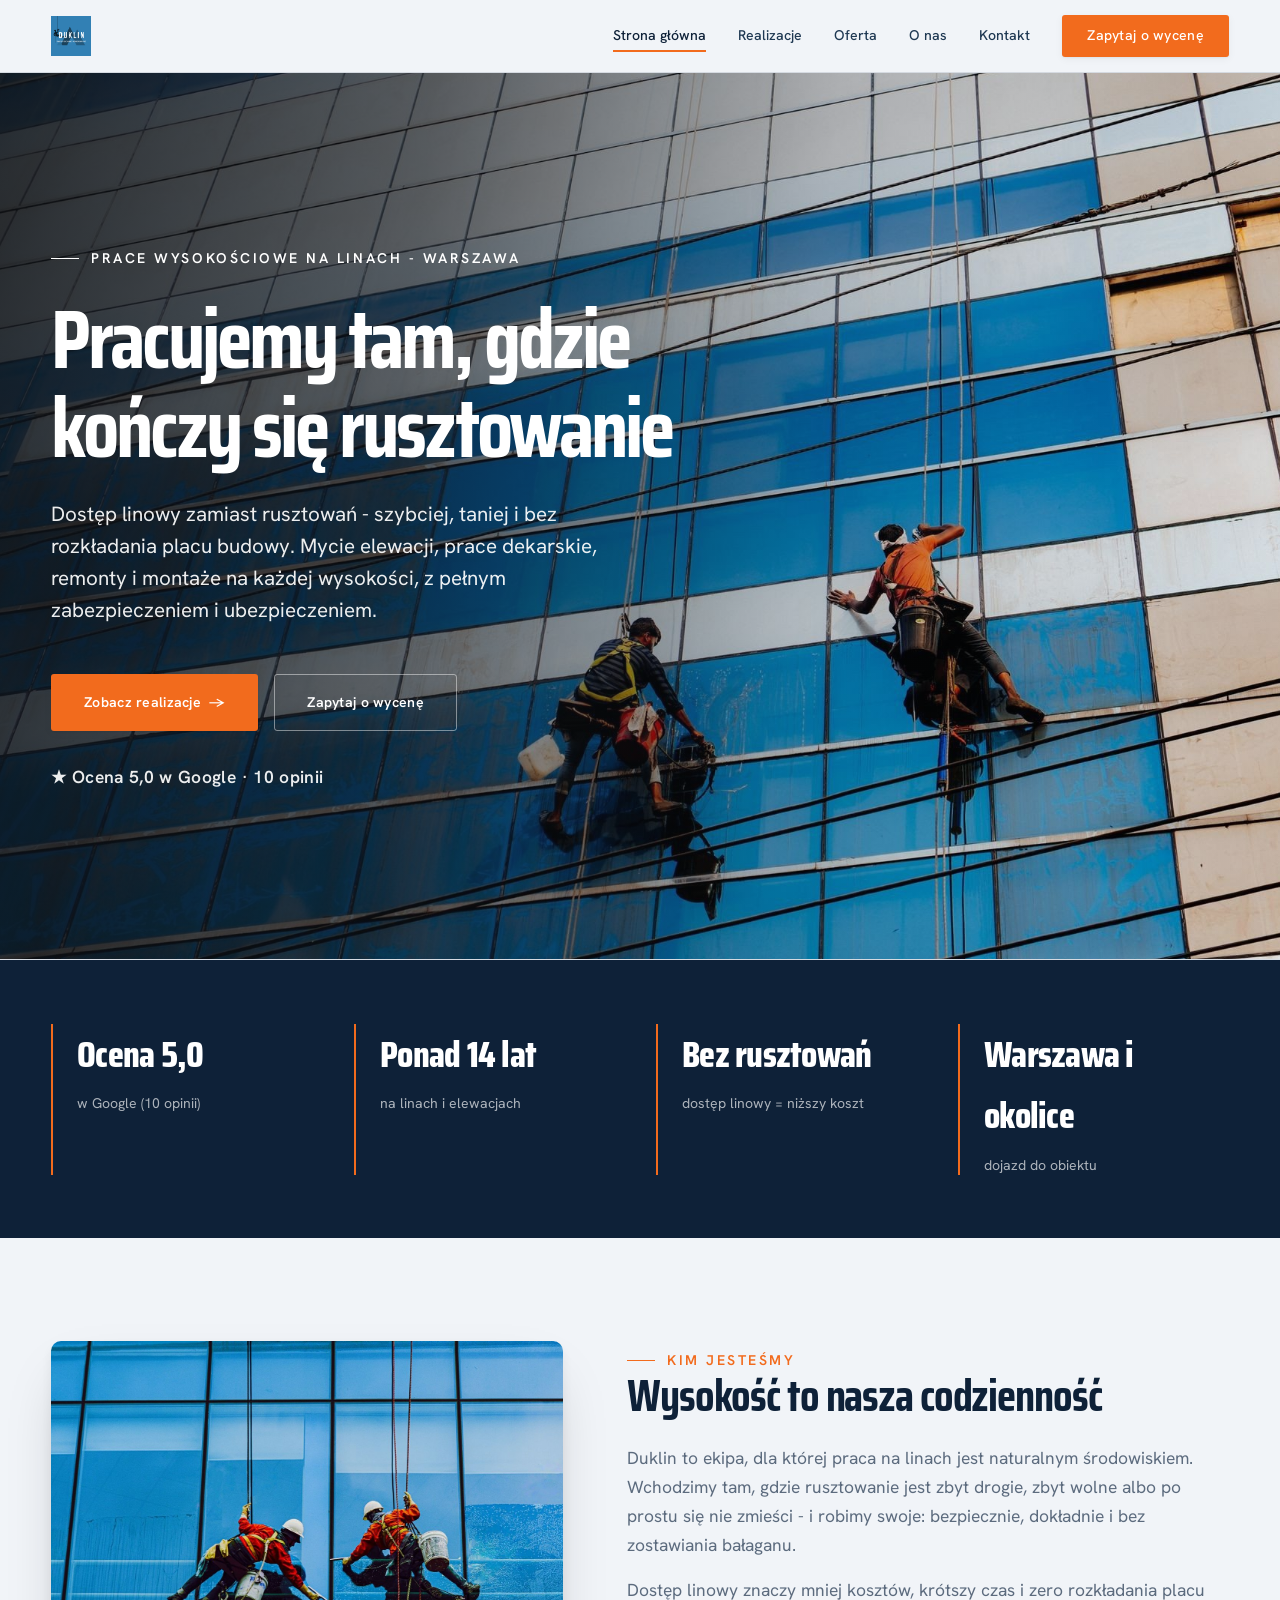
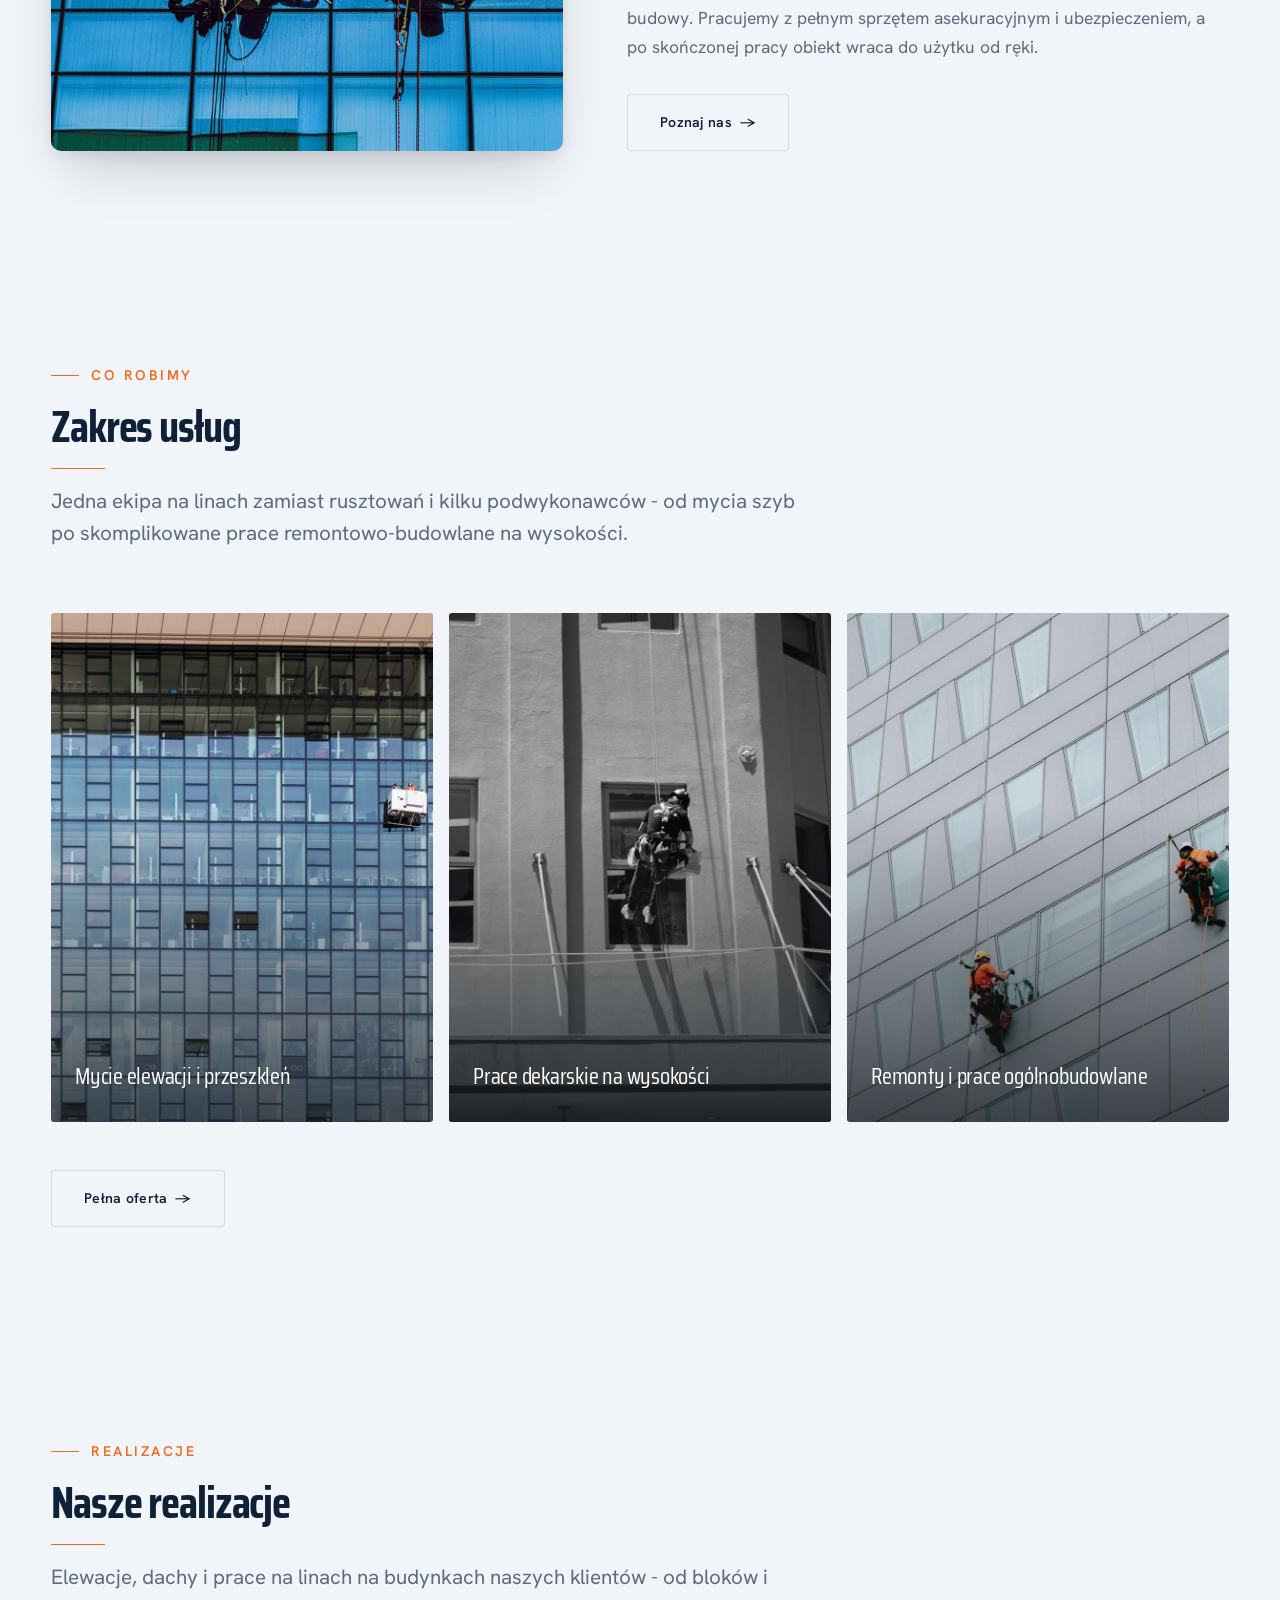
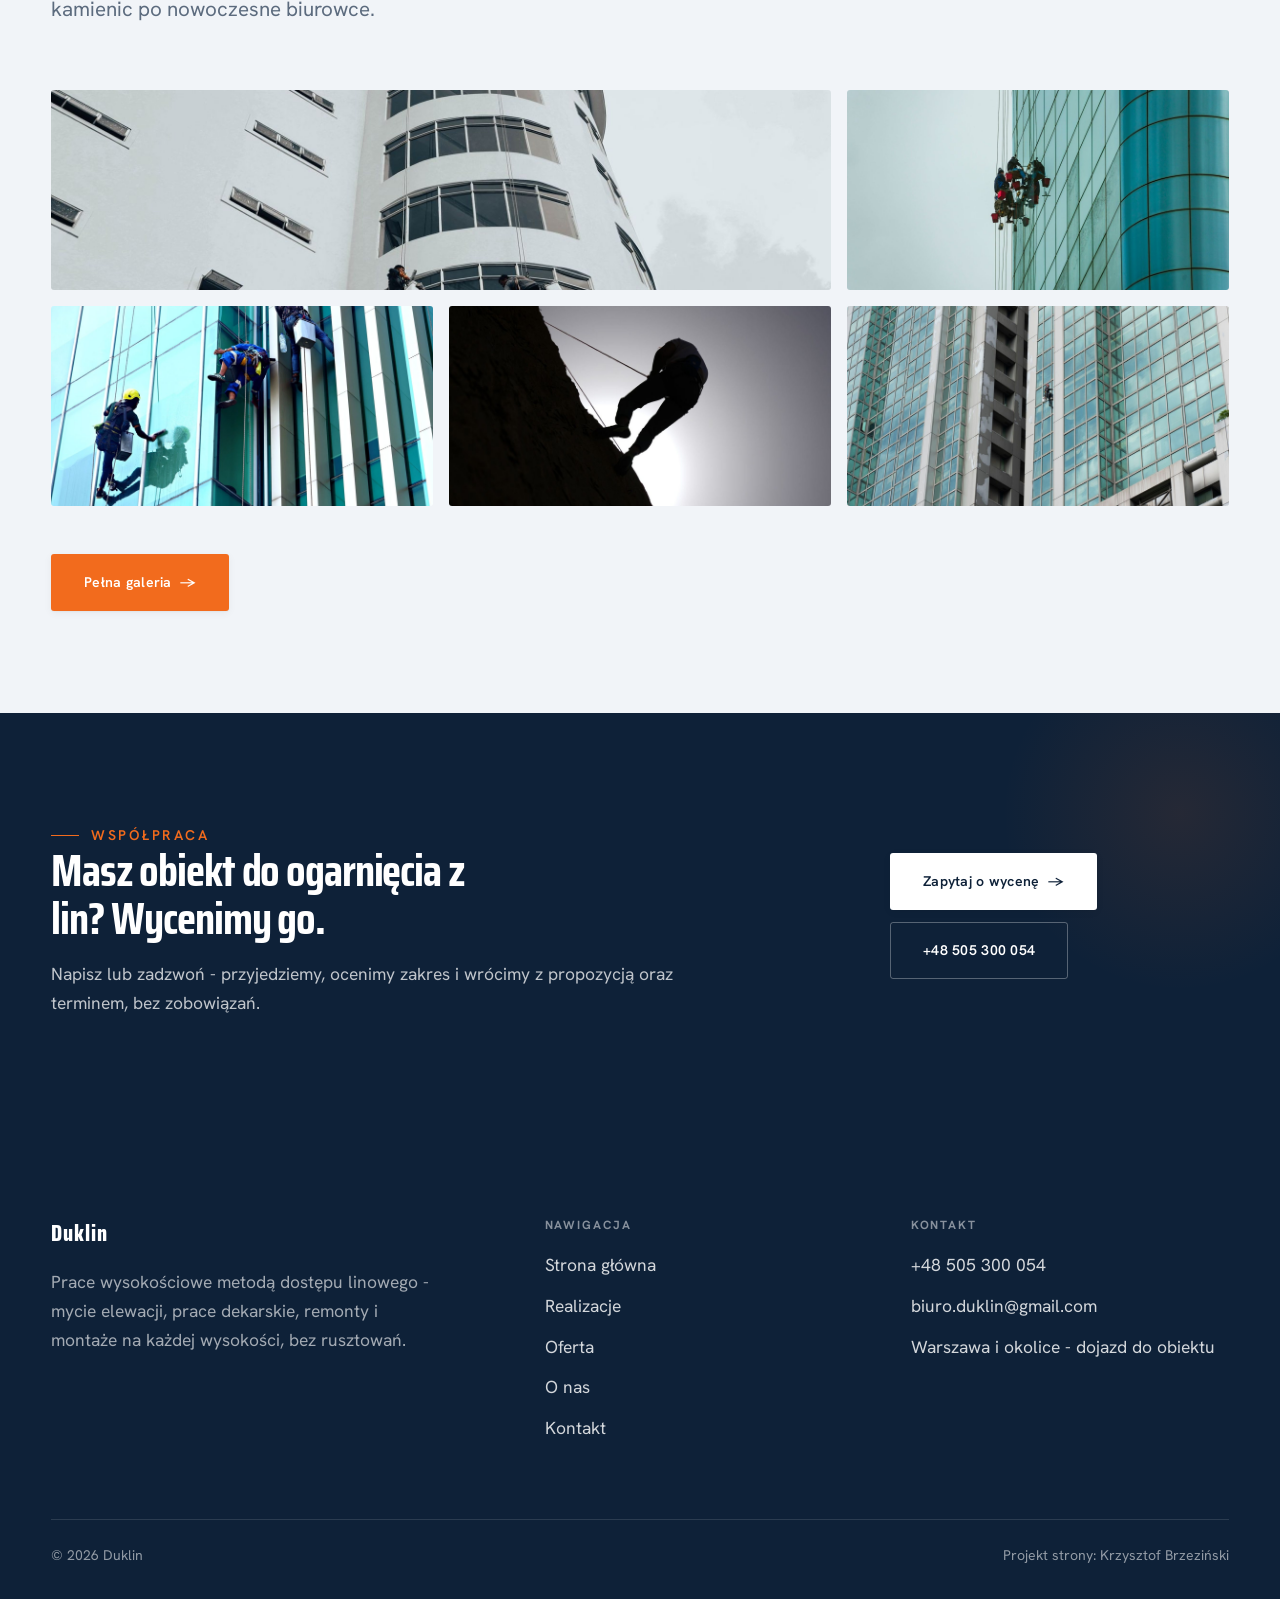
<file: index.html>
<!DOCTYPE html>
<html lang="pl">
<head>
<meta charset="UTF-8">
<meta name="viewport" content="width=device-width, initial-scale=1.0">
<title>Duklin - Prace wysokościowe na linach - Warszawa</title>
<meta name="description" content="Duklin - prace wysokościowe metodą dostępu linowego: mycie elewacji i szyb, prace dekarskie i remontowe na wysokości, montaż i zabezpieczenia. Bez rusztowań. Bezpłatna wycena.">
<link rel="preconnect" href="https://fonts.googleapis.com">
<link rel="preconnect" href="https://fonts.gstatic.com" crossorigin>
<link href="https://fonts.googleapis.com/css2?family=Saira+Condensed:wght@600;700;800&family=Hanken+Grotesk:wght@400;500;600&display=swap" rel="stylesheet">
<link rel="stylesheet" href="assets/styles.css">
</head>
<body>

<header class="nav">
  <div class="wrap nav-inner">
    <a class="brand brand-has-logo" href="index.html"><img class="brand-logo" src="img/logo.png" alt="Duklin"></a>
    <nav class="nav-links">
      <a href="index.html" class="active">Strona główna</a>
      <a href="realizacje.html">Realizacje</a>
      <a href="oferta.html">Oferta</a>
      <a href="o-nas.html">O nas</a>
      <a href="kontakt.html">Kontakt</a>
      <a href="kontakt.html" class="btn btn-accent">Zapytaj o wycenę</a>
    </nav>
    <button class="nav-toggle" aria-label="Menu"><span></span><span></span><span></span></button>
  </div>
</header>

<section class="hero-cine">
  <img src="img/hero.jpg" alt="Duklin - Pracujemy tam, gdzie kończy się rusztowanie">
  <div class="wrap">
    <div class="hero-copy">
      <span class="eyebrow">Prace wysokościowe na linach - Warszawa</span>
      <h1>Pracujemy tam, gdzie kończy się rusztowanie</h1>
      <p class="lead">Dostęp linowy zamiast rusztowań - szybciej, taniej i bez rozkładania placu budowy. Mycie elewacji, prace dekarskie, remonty i montaże na każdej wysokości, z pełnym zabezpieczeniem i ubezpieczeniem.</p>
      <div class="hero-actions">
        <a href="realizacje.html" class="btn btn-accent">Zobacz realizacje <span class="arr">→</span></a>
        <a href="kontakt.html" class="btn btn-ghost" style="color:#fff;border-color:rgba(255,255,255,.45)">Zapytaj o wycenę</a>
      </div>
      <div style="margin-top:var(--space-6);color:#fff;font-weight:600;letter-spacing:.02em;opacity:.92">★ Ocena 5,0 w Google · 10 opinii</div>
    </div>
  </div>
</section>
<section class="strip" style="padding-block:0">
  <div class="wrap">
    <div class="item reveal"><div class="k">Ocena 5,0</div><div class="v">w Google (10 opinii)</div></div>
    <div class="item reveal"><div class="k">Ponad 14 lat</div><div class="v">na linach i elewacjach</div></div>
    <div class="item reveal"><div class="k">Bez rusztowań</div><div class="v">dostęp linowy = niższy koszt</div></div>
    <div class="item reveal"><div class="k">Warszawa i okolice</div><div class="v">dojazd do obiektu</div></div>
  </div>
</section>
<section>
  <div class="wrap split">
    <div class="split-art reveal"><img src="img/g1.jpg" alt="Duklin - realizacja"></div>
    <div class="split-copy reveal">
      <span class="eyebrow">Kim jesteśmy</span>
      <h2>Wysokość to nasza codzienność</h2>
      <p class="muted">Duklin to ekipa, dla której praca na linach jest naturalnym środowiskiem. Wchodzimy tam, gdzie rusztowanie jest zbyt drogie, zbyt wolne albo po prostu się nie zmieści - i robimy swoje: bezpiecznie, dokładnie i bez zostawiania bałaganu.</p>
      <p class="muted">Dostęp linowy znaczy mniej kosztów, krótszy czas i zero rozkładania placu budowy. Pracujemy z pełnym sprzętem asekuracyjnym i ubezpieczeniem, a po skończonej pracy obiekt wraca do użytku od ręki.</p>
      <a href="o-nas.html" class="btn btn-ghost">Poznaj nas <span class="arr">→</span></a>
    </div>
  </div>
</section>
<section>
  <div class="wrap">
    <div class="head reveal">
      <span class="eyebrow">Co robimy</span>
      <h2>Zakres usług</h2>
      <p>Jedna ekipa na linach zamiast rusztowań i kilku podwykonawców - od mycia szyb po skomplikowane prace remontowo-budowlane na wysokości.</p>
    </div>
    <div class="gateways">
      <a href="oferta.html" class="gateway reveal"><img src="img/g2.jpg" alt="Mycie elewacji i przeszkleń"><span class="g-ttl">Mycie elewacji i przeszkleń</span></a>
      <a href="oferta.html" class="gateway reveal"><img src="img/g3.jpg" alt="Prace dekarskie na wysokości"><span class="g-ttl">Prace dekarskie na wysokości</span></a>
      <a href="oferta.html" class="gateway reveal"><img src="img/g4.jpg" alt="Remonty i prace ogólnobudowlane"><span class="g-ttl">Remonty i prace ogólnobudowlane</span></a>
    </div>
    <div style="margin-top:var(--space-7)" class="reveal"><a href="oferta.html" class="btn btn-ghost">Pełna oferta <span class="arr">→</span></a></div>
  </div>
</section>
<section>
  <div class="wrap">
    <div class="head reveal">
      <span class="eyebrow">Realizacje</span>
      <h2>Nasze realizacje</h2>
      <p>Elewacje, dachy i prace na linach na budynkach naszych klientów - od bloków i kamienic po nowoczesne biurowce.</p>
    </div>
    <div class="gallery">
      <div class="tile t-two3 reveal"><img src="img/g5.jpg" alt="Ekipa na szklanej elewacji"><div class="cap">Ekipa na szklanej elewacji<small>Mycie i prace na przeszkleniach biurowca</small></div></div>
      <div class="tile t-third reveal"><img src="img/g6.jpg" alt="Prace na wysokim biurowcu"><div class="cap">Prace na wysokim biurowcu<small>Dostęp linowy bez rusztowań</small></div></div>
      <div class="tile t-third reveal"><img src="img/g7.jpg" alt="Technik na elewacji"><div class="cap">Technik na elewacji<small>Naprawy i czyszczenie z lin</small></div></div>
      <div class="tile t-third reveal"><img src="img/g8.jpg" alt="Mycie elewacji szklanej"><div class="cap">Mycie elewacji szklanej<small>Przeszklenia i witryny na wysokości</small></div></div>
      <div class="tile t-third reveal"><img src="img/g9.jpg" alt="Nowoczesny biurowiec"><div class="cap">Nowoczesny biurowiec<small>Prace na zaokrąglonej elewacji</small></div></div>
    </div>
    <div style="margin-top:var(--space-7)" class="reveal"><a href="realizacje.html" class="btn btn-accent">Pełna galeria <span class="arr">→</span></a></div>
  </div>
</section>
<section class="cta">
  <div class="wrap">
    <div class="reveal">
      <span class="eyebrow">Współpraca</span>
      <h2>Masz obiekt do ogarnięcia z lin? Wycenimy go.</h2>
      <p>Napisz lub zadzwoń - przyjedziemy, ocenimy zakres i wrócimy z propozycją oraz terminem, bez zobowiązań.</p>
    </div>
    <div class="cta-actions reveal">
      <a href="kontakt.html" class="btn btn-light">Zapytaj o wycenę <span class="arr">→</span></a>
      <a href="tel:+48505300054" class="btn btn-ghost" style="color:#fff;border-color:rgba(255,255,255,.3)">+48 505 300 054</a>
    </div>
  </div>
</section>

<footer>
  <div class="wrap">
    <div class="foot-grid">
      <div class="foot-brand">
        <div class="name">Duklin</div>
        <p>Prace wysokościowe metodą dostępu linowego - mycie elewacji, prace dekarskie, remonty i montaże na każdej wysokości, bez rusztowań.</p>
      </div>
      <div class="foot-col">
        <h4>Nawigacja</h4>
        <a href="index.html">Strona główna</a>
        <a href="realizacje.html">Realizacje</a>
        <a href="oferta.html">Oferta</a>
        <a href="o-nas.html">O nas</a>
        <a href="kontakt.html">Kontakt</a>
      </div>
      <div class="foot-col">
        <h4>Kontakt</h4>
        <a href="tel:+48505300054">+48 505 300 054</a>
        <a href="mailto:biuro.duklin@gmail.com">biuro.duklin@gmail.com</a>
        <p>Warszawa i okolice - dojazd do obiektu</p>
      </div>
    </div>
    <div class="foot-bot">
      <span>© 2026 Duklin</span>
      <span>Projekt strony: Krzysztof Brzeziński</span>
    </div>
  </div>
</footer>


<script src="assets/main.js"></script>
</body>
</html>
</file>
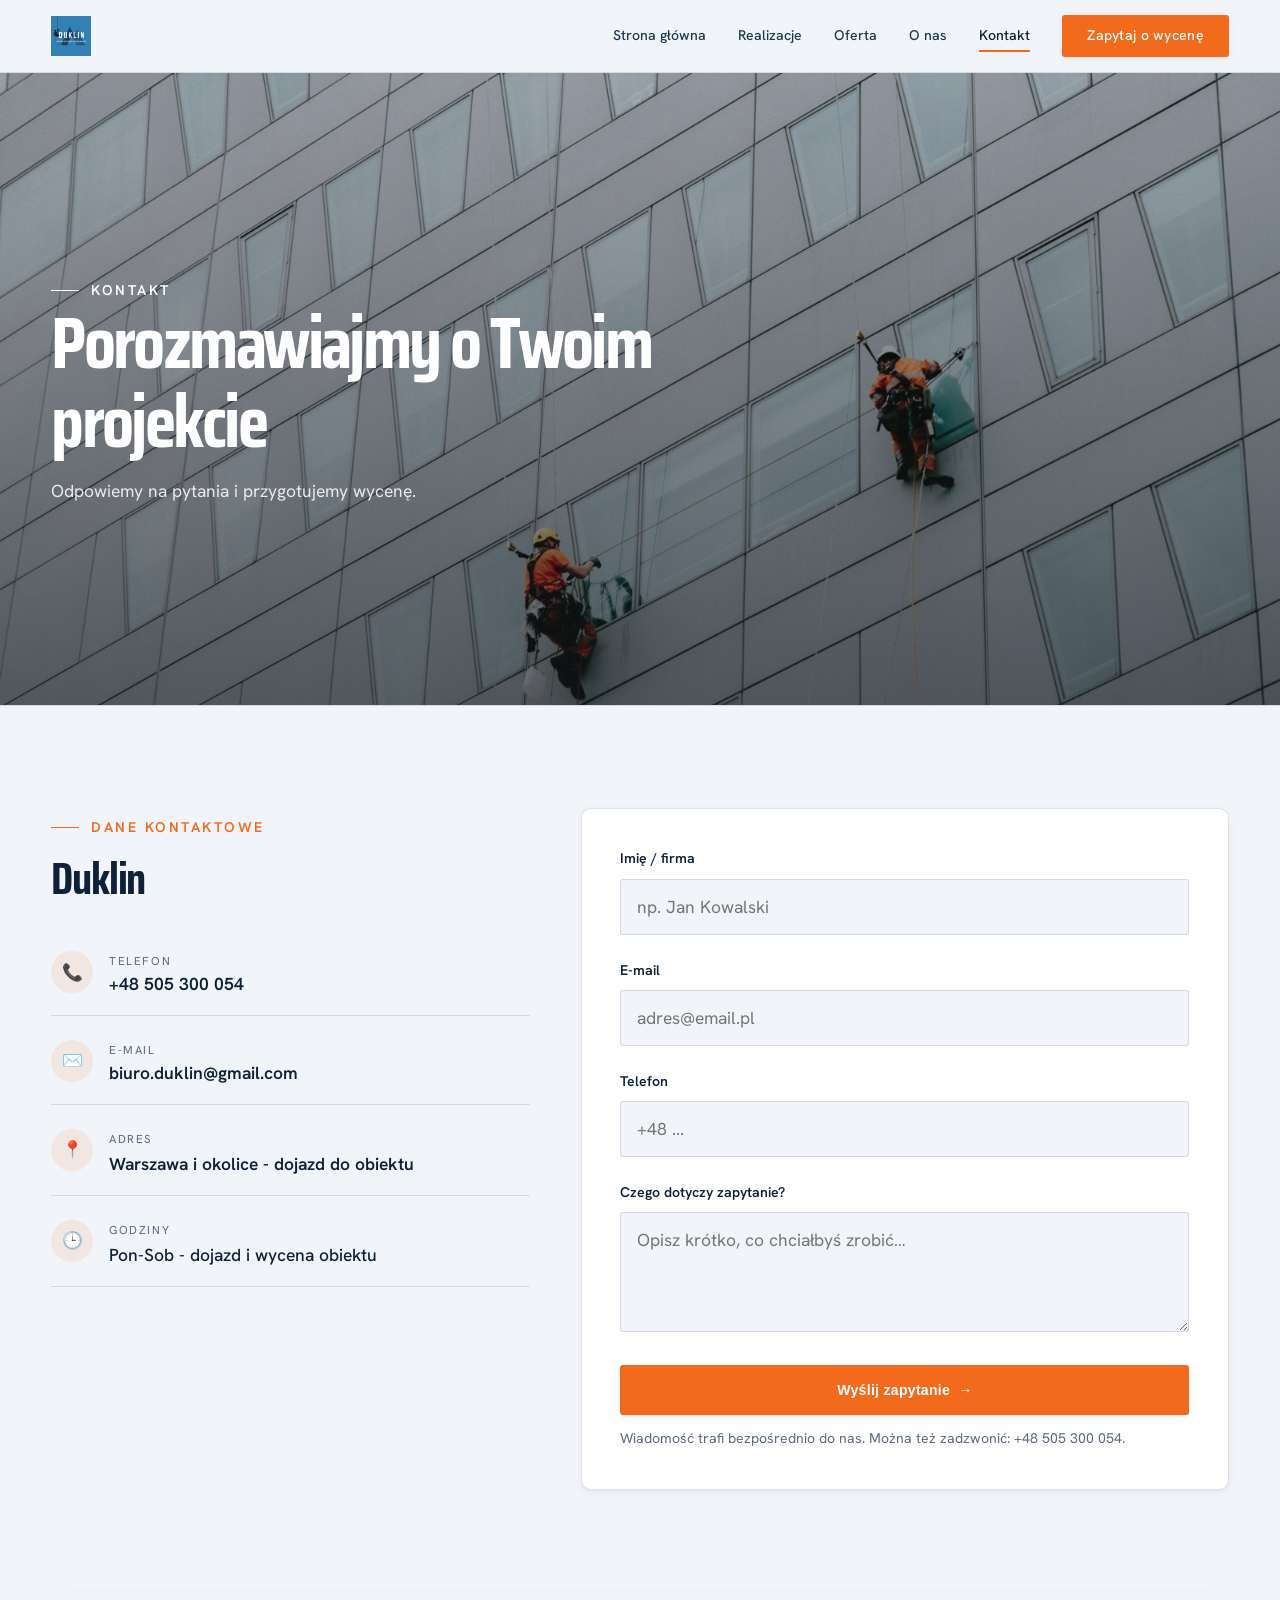
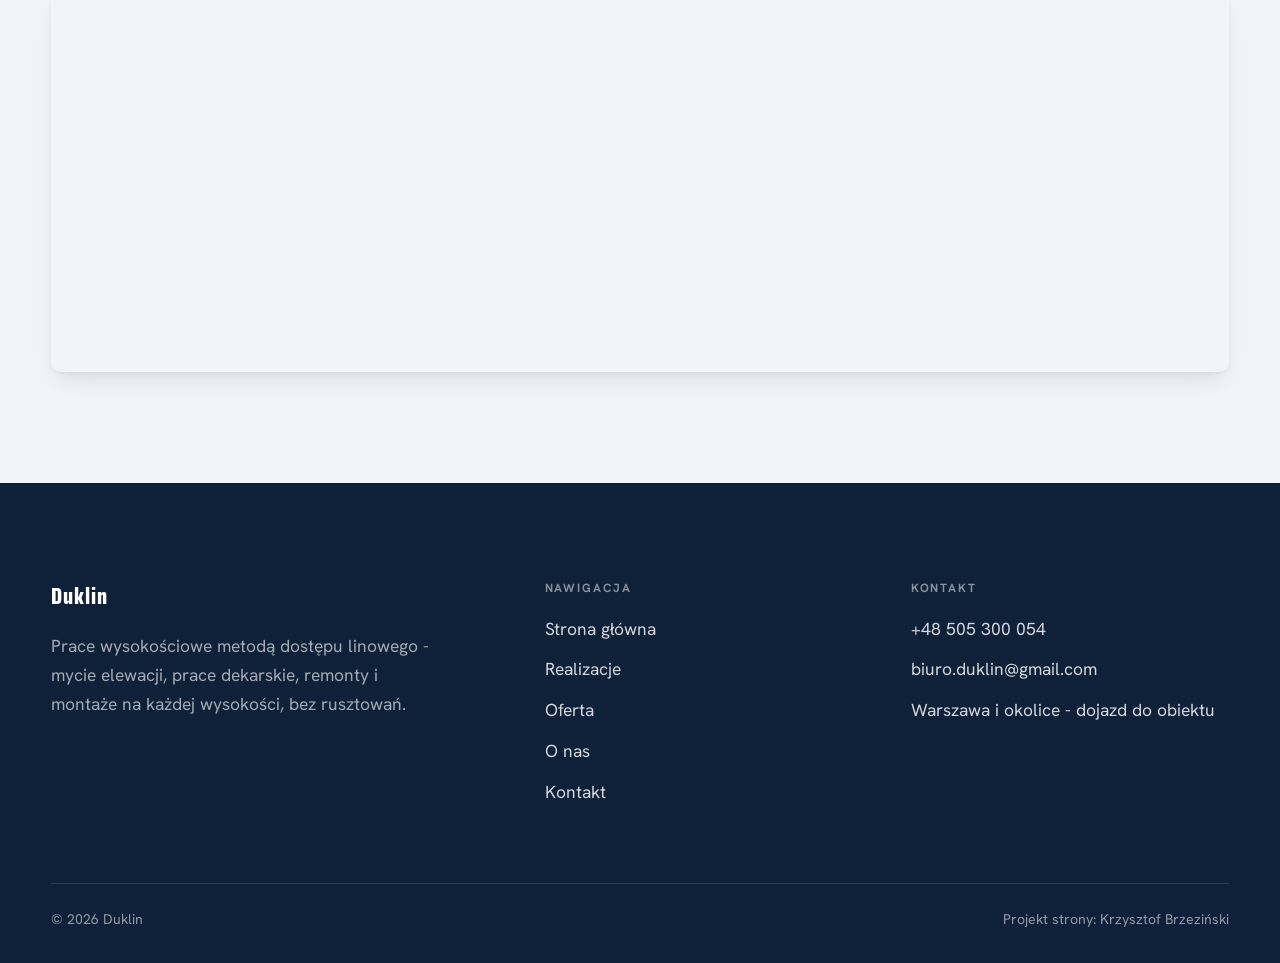
<file: kontakt.html>
<!DOCTYPE html>
<html lang="pl">
<head>
<meta charset="UTF-8">
<meta name="viewport" content="width=device-width, initial-scale=1.0">
<title>Kontakt - Duklin</title>
<meta name="description" content="Kontakt Duklin - Warszawa i okolice - dojazd do obiektu">
<link rel="preconnect" href="https://fonts.googleapis.com">
<link rel="preconnect" href="https://fonts.gstatic.com" crossorigin>
<link href="https://fonts.googleapis.com/css2?family=Saira+Condensed:wght@600;700;800&family=Hanken+Grotesk:wght@400;500;600&display=swap" rel="stylesheet">
<link rel="stylesheet" href="assets/styles.css">
</head>
<body>

<header class="nav">
  <div class="wrap nav-inner">
    <a class="brand brand-has-logo" href="index.html"><img class="brand-logo" src="img/logo.png" alt="Duklin"></a>
    <nav class="nav-links">
      <a href="index.html">Strona główna</a>
      <a href="realizacje.html">Realizacje</a>
      <a href="oferta.html">Oferta</a>
      <a href="o-nas.html">O nas</a>
      <a href="kontakt.html" class="active">Kontakt</a>
      <a href="kontakt.html" class="btn btn-accent">Zapytaj o wycenę</a>
    </nav>
    <button class="nav-toggle" aria-label="Menu"><span></span><span></span><span></span></button>
  </div>
</header>

<section class="pagehead">
  <img src="img/g4.jpg" alt="Duklin - Porozmawiajmy o Twoim projekcie">
  <div class="wrap">
    <span class="eyebrow">Kontakt</span>
    <h1>Porozmawiajmy o Twoim projekcie</h1>
    <p>Odpowiemy na pytania i przygotujemy wycenę.</p>
  </div>
</section>
<section>
  <div class="wrap contact-grid">
    <div class="reveal">
      <span class="eyebrow">Dane kontaktowe</span>
      <h2 style="margin:var(--space-4) 0 var(--space-6)">Duklin</h2>
      <div class="info-list">
        <div class="info-row"><div class="ic">📞</div><div><div class="lbl">Telefon</div><a class="val" href="tel:+48505300054">+48 505 300 054</a></div></div>
        <div class="info-row"><div class="ic">✉️</div><div><div class="lbl">E-mail</div><a class="val" href="mailto:biuro.duklin@gmail.com">biuro.duklin@gmail.com</a></div></div>
        <div class="info-row"><div class="ic">📍</div><div><div class="lbl">Adres</div><div class="val">Warszawa i okolice - dojazd do obiektu</div></div></div>
        <div class="info-row"><div class="ic">🕒</div><div><div class="lbl">Godziny</div><div class="val" style="font-weight:500">Pon-Sob - dojazd i wycena obiektu</div></div></div>
      </div>
    </div>
    <div class="reveal">
      <form class="form" action="https://formsubmit.co/biuro.duklin@gmail.com" method="POST">
        <input type="hidden" name="_subject" value="Zapytanie ze strony Duklin">
        <input type="hidden" name="_captcha" value="false">
        <input type="hidden" name="_template" value="table">
        <div class="fld"><label for="name">Imię / firma</label><input id="name" name="name" type="text" placeholder="np. Jan Kowalski" required></div>
        <div class="fld"><label for="email">E-mail</label><input id="email" name="email" type="email" placeholder="adres@email.pl" required></div>
        <div class="fld"><label for="phone">Telefon</label><input id="phone" name="phone" type="tel" placeholder="+48 ..."></div>
        <div class="fld"><label for="msg">Czego dotyczy zapytanie?</label><textarea id="msg" name="message" placeholder="Opisz krótko, co chciałbyś zrobić…" required></textarea></div>
        <button type="submit" class="btn btn-accent" style="width:100%;justify-content:center">Wyślij zapytanie <span class="arr">→</span></button>
        <p class="note">Wiadomość trafi bezpośrednio do nas. Można też zadzwonić: +48 505 300 054.</p>
      </form>
    </div>
  </div>
</section>
<section style="padding-top:0">
  <div class="wrap reveal">
    <iframe class="map" title="Duklin - Warszawa" src="https://maps.google.com/maps?q=52.2296756%2C21.0122287&z=15&output=embed" loading="lazy" referrerpolicy="no-referrer-when-downgrade"></iframe>
  </div>
</section>

<footer>
  <div class="wrap">
    <div class="foot-grid">
      <div class="foot-brand">
        <div class="name">Duklin</div>
        <p>Prace wysokościowe metodą dostępu linowego - mycie elewacji, prace dekarskie, remonty i montaże na każdej wysokości, bez rusztowań.</p>
      </div>
      <div class="foot-col">
        <h4>Nawigacja</h4>
        <a href="index.html">Strona główna</a>
        <a href="realizacje.html">Realizacje</a>
        <a href="oferta.html">Oferta</a>
        <a href="o-nas.html">O nas</a>
        <a href="kontakt.html">Kontakt</a>
      </div>
      <div class="foot-col">
        <h4>Kontakt</h4>
        <a href="tel:+48505300054">+48 505 300 054</a>
        <a href="mailto:biuro.duklin@gmail.com">biuro.duklin@gmail.com</a>
        <p>Warszawa i okolice - dojazd do obiektu</p>
      </div>
    </div>
    <div class="foot-bot">
      <span>© 2026 Duklin</span>
      <span>Projekt strony: Krzysztof Brzeziński</span>
    </div>
  </div>
</footer>


<script src="assets/main.js"></script>
</body>
</html>
</file>
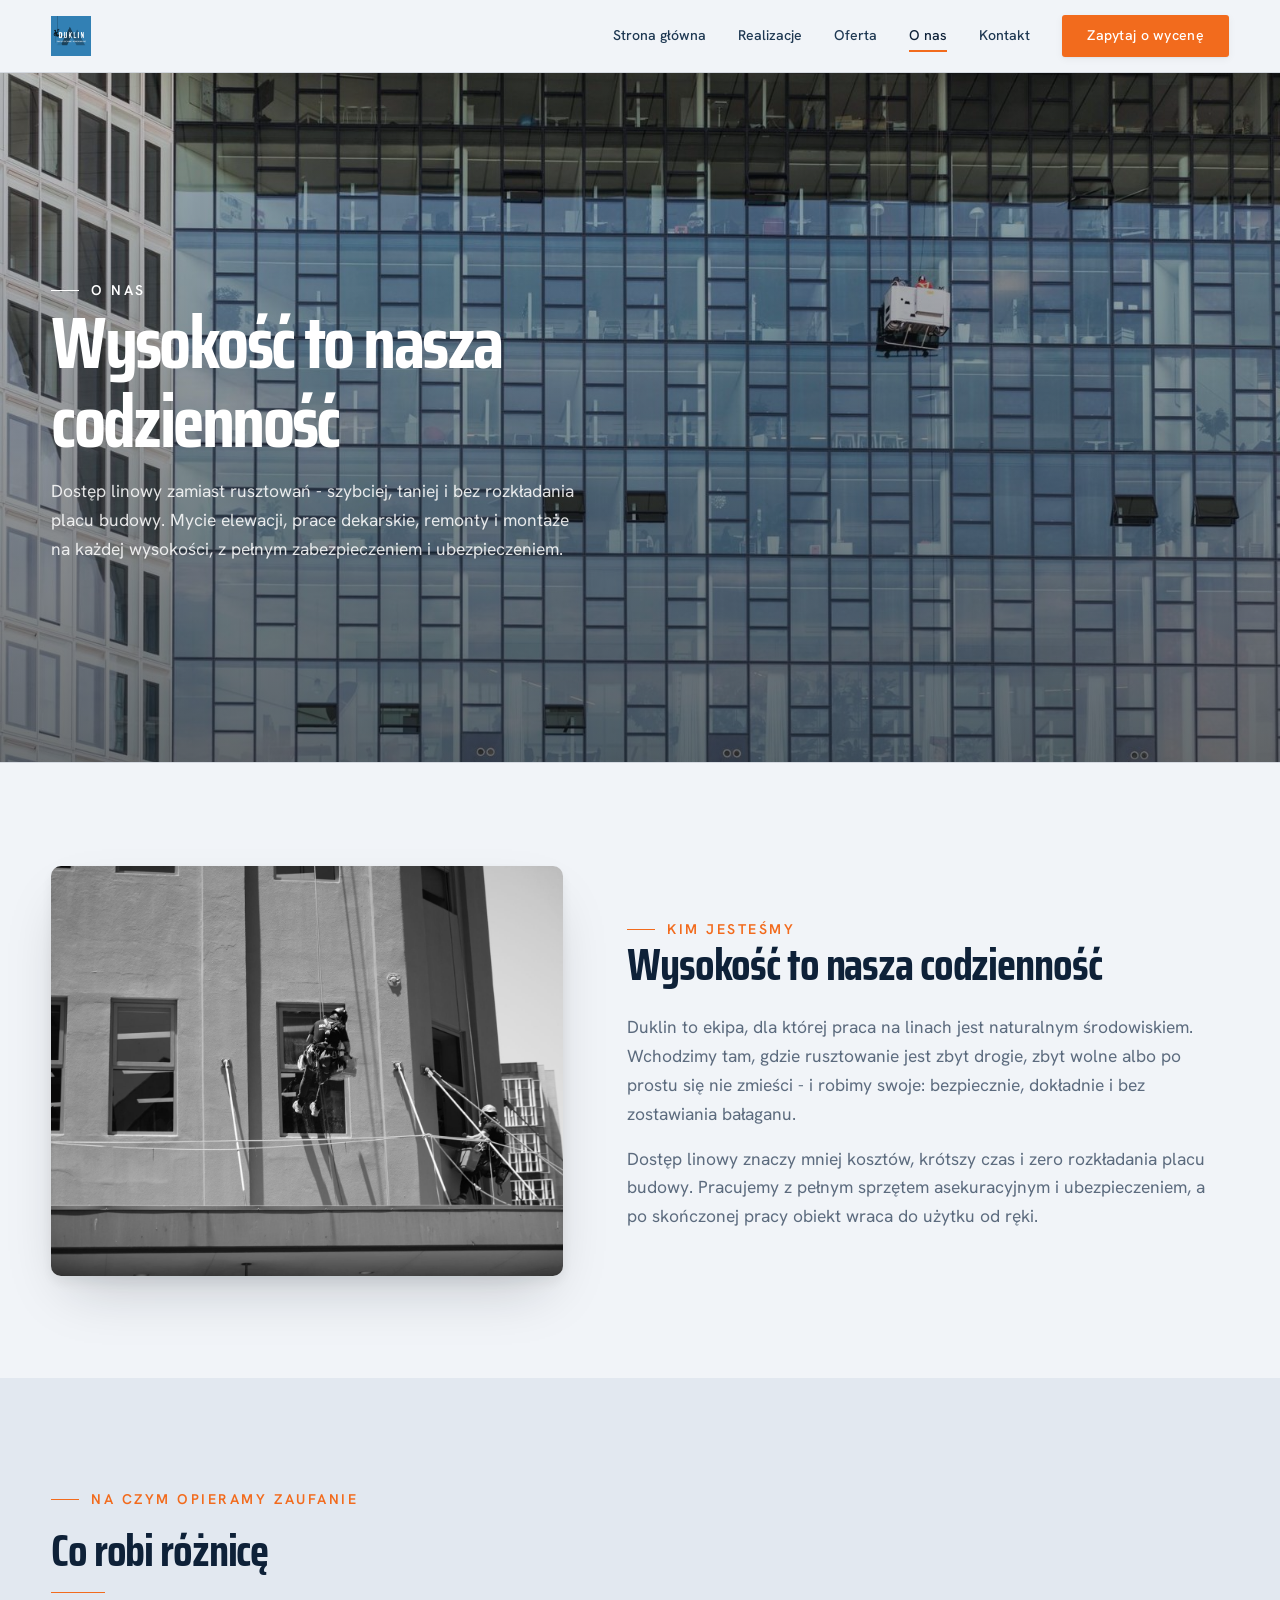
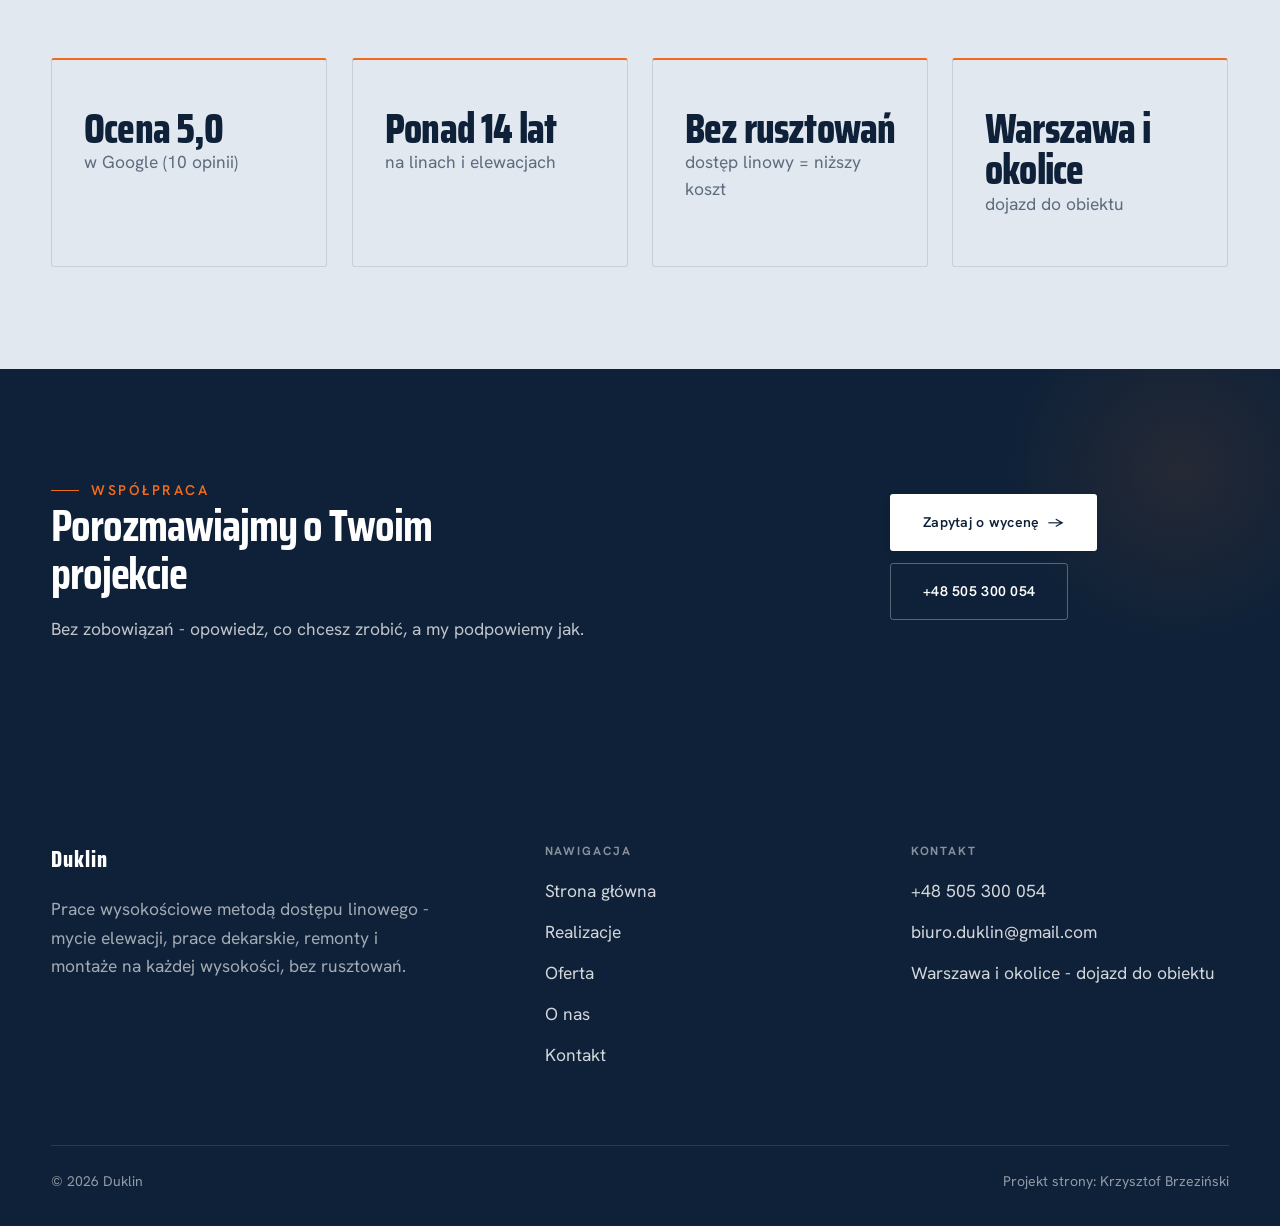
<file: o-nas.html>
<!DOCTYPE html>
<html lang="pl">
<head>
<meta charset="UTF-8">
<meta name="viewport" content="width=device-width, initial-scale=1.0">
<title>O nas - Duklin</title>
<meta name="description" content="Duklin - prace wysokościowe metodą dostępu linowego: mycie elewacji i szyb, prace dekarskie i remontowe na wysokości, montaż i zabezpieczenia. Bez rusztowań. Bezpłatna wycena.">
<link rel="preconnect" href="https://fonts.googleapis.com">
<link rel="preconnect" href="https://fonts.gstatic.com" crossorigin>
<link href="https://fonts.googleapis.com/css2?family=Saira+Condensed:wght@600;700;800&family=Hanken+Grotesk:wght@400;500;600&display=swap" rel="stylesheet">
<link rel="stylesheet" href="assets/styles.css">
</head>
<body>

<header class="nav">
  <div class="wrap nav-inner">
    <a class="brand brand-has-logo" href="index.html"><img class="brand-logo" src="img/logo.png" alt="Duklin"></a>
    <nav class="nav-links">
      <a href="index.html">Strona główna</a>
      <a href="realizacje.html">Realizacje</a>
      <a href="oferta.html">Oferta</a>
      <a href="o-nas.html" class="active">O nas</a>
      <a href="kontakt.html">Kontakt</a>
      <a href="kontakt.html" class="btn btn-accent">Zapytaj o wycenę</a>
    </nav>
    <button class="nav-toggle" aria-label="Menu"><span></span><span></span><span></span></button>
  </div>
</header>

<section class="pagehead">
  <img src="img/g2.jpg" alt="Duklin - Wysokość to nasza codzienność">
  <div class="wrap">
    <span class="eyebrow">O nas</span>
    <h1>Wysokość to nasza codzienność</h1>
    <p>Dostęp linowy zamiast rusztowań - szybciej, taniej i bez rozkładania placu budowy. Mycie elewacji, prace dekarskie, remonty i montaże na każdej wysokości, z pełnym zabezpieczeniem i ubezpieczeniem.</p>
  </div>
</section>
<section>
  <div class="wrap split">
    <div class="split-art reveal"><img src="img/g3.jpg" alt="Duklin"></div>
    <div class="split-copy reveal">
      <span class="eyebrow">Kim jesteśmy</span>
      <h2>Wysokość to nasza codzienność</h2>
      <p class="muted">Duklin to ekipa, dla której praca na linach jest naturalnym środowiskiem. Wchodzimy tam, gdzie rusztowanie jest zbyt drogie, zbyt wolne albo po prostu się nie zmieści - i robimy swoje: bezpiecznie, dokładnie i bez zostawiania bałaganu.</p>
      <p class="muted">Dostęp linowy znaczy mniej kosztów, krótszy czas i zero rozkładania placu budowy. Pracujemy z pełnym sprzętem asekuracyjnym i ubezpieczeniem, a po skończonej pracy obiekt wraca do użytku od ręki.</p>
    </div>
  </div>
</section>

<section class="trust">
  <div class="wrap">
    <div class="head reveal">
      <span class="eyebrow">Na czym opieramy zaufanie</span>
      <h2>Co robi różnicę</h2>
    </div>
    <div class="trust-grid">
      <div class="trust-card reveal"><div class="big">Ocena 5,0</div><p>w Google (10 opinii)</p></div>
      <div class="trust-card reveal"><div class="big">Ponad 14 lat</div><p>na linach i elewacjach</p></div>
      <div class="trust-card reveal"><div class="big">Bez rusztowań</div><p>dostęp linowy = niższy koszt</p></div>
      <div class="trust-card reveal"><div class="big">Warszawa i okolice</div><p>dojazd do obiektu</p></div>
    </div>
  </div>
</section>
<section class="cta">
  <div class="wrap">
    <div class="reveal">
      <span class="eyebrow">Współpraca</span>
      <h2>Porozmawiajmy o Twoim projekcie</h2>
      <p>Bez zobowiązań - opowiedz, co chcesz zrobić, a my podpowiemy jak.</p>
    </div>
    <div class="cta-actions reveal">
      <a href="kontakt.html" class="btn btn-light">Zapytaj o wycenę <span class="arr">→</span></a>
      <a href="tel:+48505300054" class="btn btn-ghost" style="color:#fff;border-color:rgba(255,255,255,.3)">+48 505 300 054</a>
    </div>
  </div>
</section>

<footer>
  <div class="wrap">
    <div class="foot-grid">
      <div class="foot-brand">
        <div class="name">Duklin</div>
        <p>Prace wysokościowe metodą dostępu linowego - mycie elewacji, prace dekarskie, remonty i montaże na każdej wysokości, bez rusztowań.</p>
      </div>
      <div class="foot-col">
        <h4>Nawigacja</h4>
        <a href="index.html">Strona główna</a>
        <a href="realizacje.html">Realizacje</a>
        <a href="oferta.html">Oferta</a>
        <a href="o-nas.html">O nas</a>
        <a href="kontakt.html">Kontakt</a>
      </div>
      <div class="foot-col">
        <h4>Kontakt</h4>
        <a href="tel:+48505300054">+48 505 300 054</a>
        <a href="mailto:biuro.duklin@gmail.com">biuro.duklin@gmail.com</a>
        <p>Warszawa i okolice - dojazd do obiektu</p>
      </div>
    </div>
    <div class="foot-bot">
      <span>© 2026 Duklin</span>
      <span>Projekt strony: Krzysztof Brzeziński</span>
    </div>
  </div>
</footer>


<script src="assets/main.js"></script>
</body>
</html>
</file>
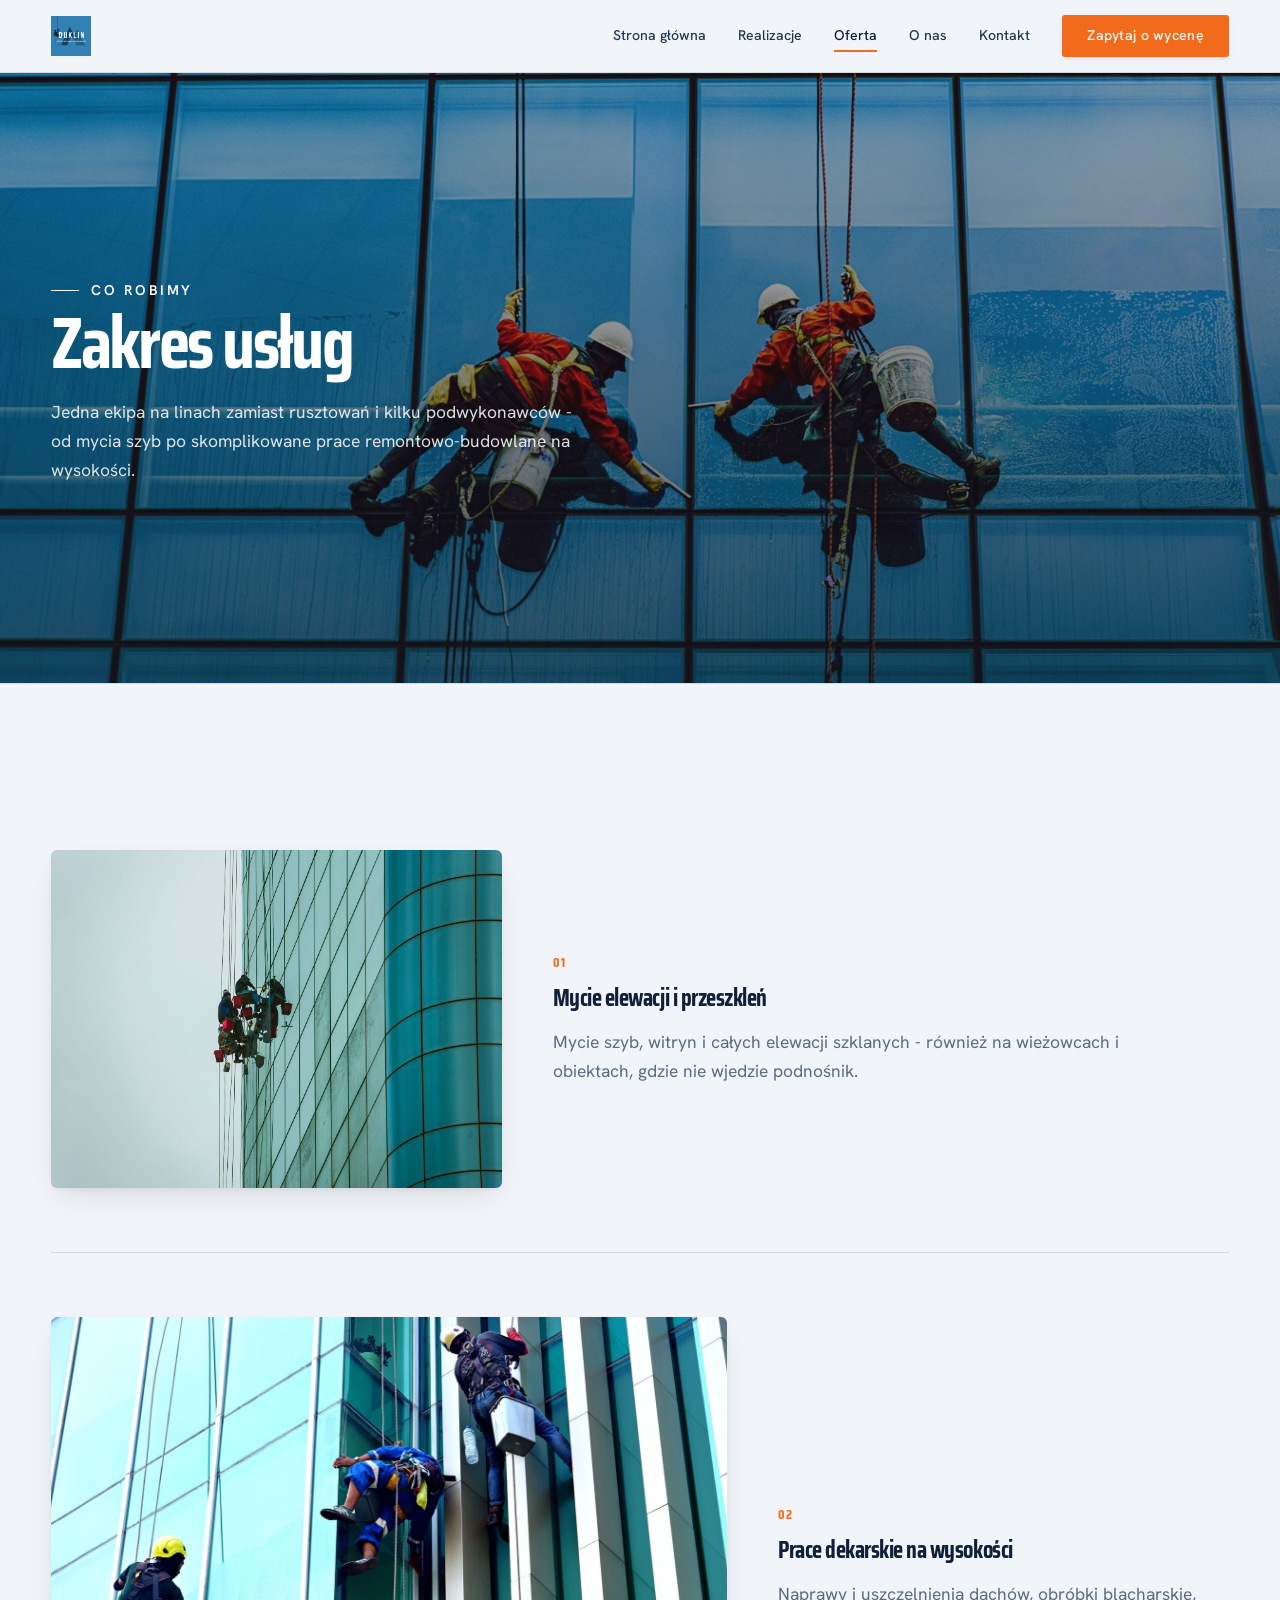
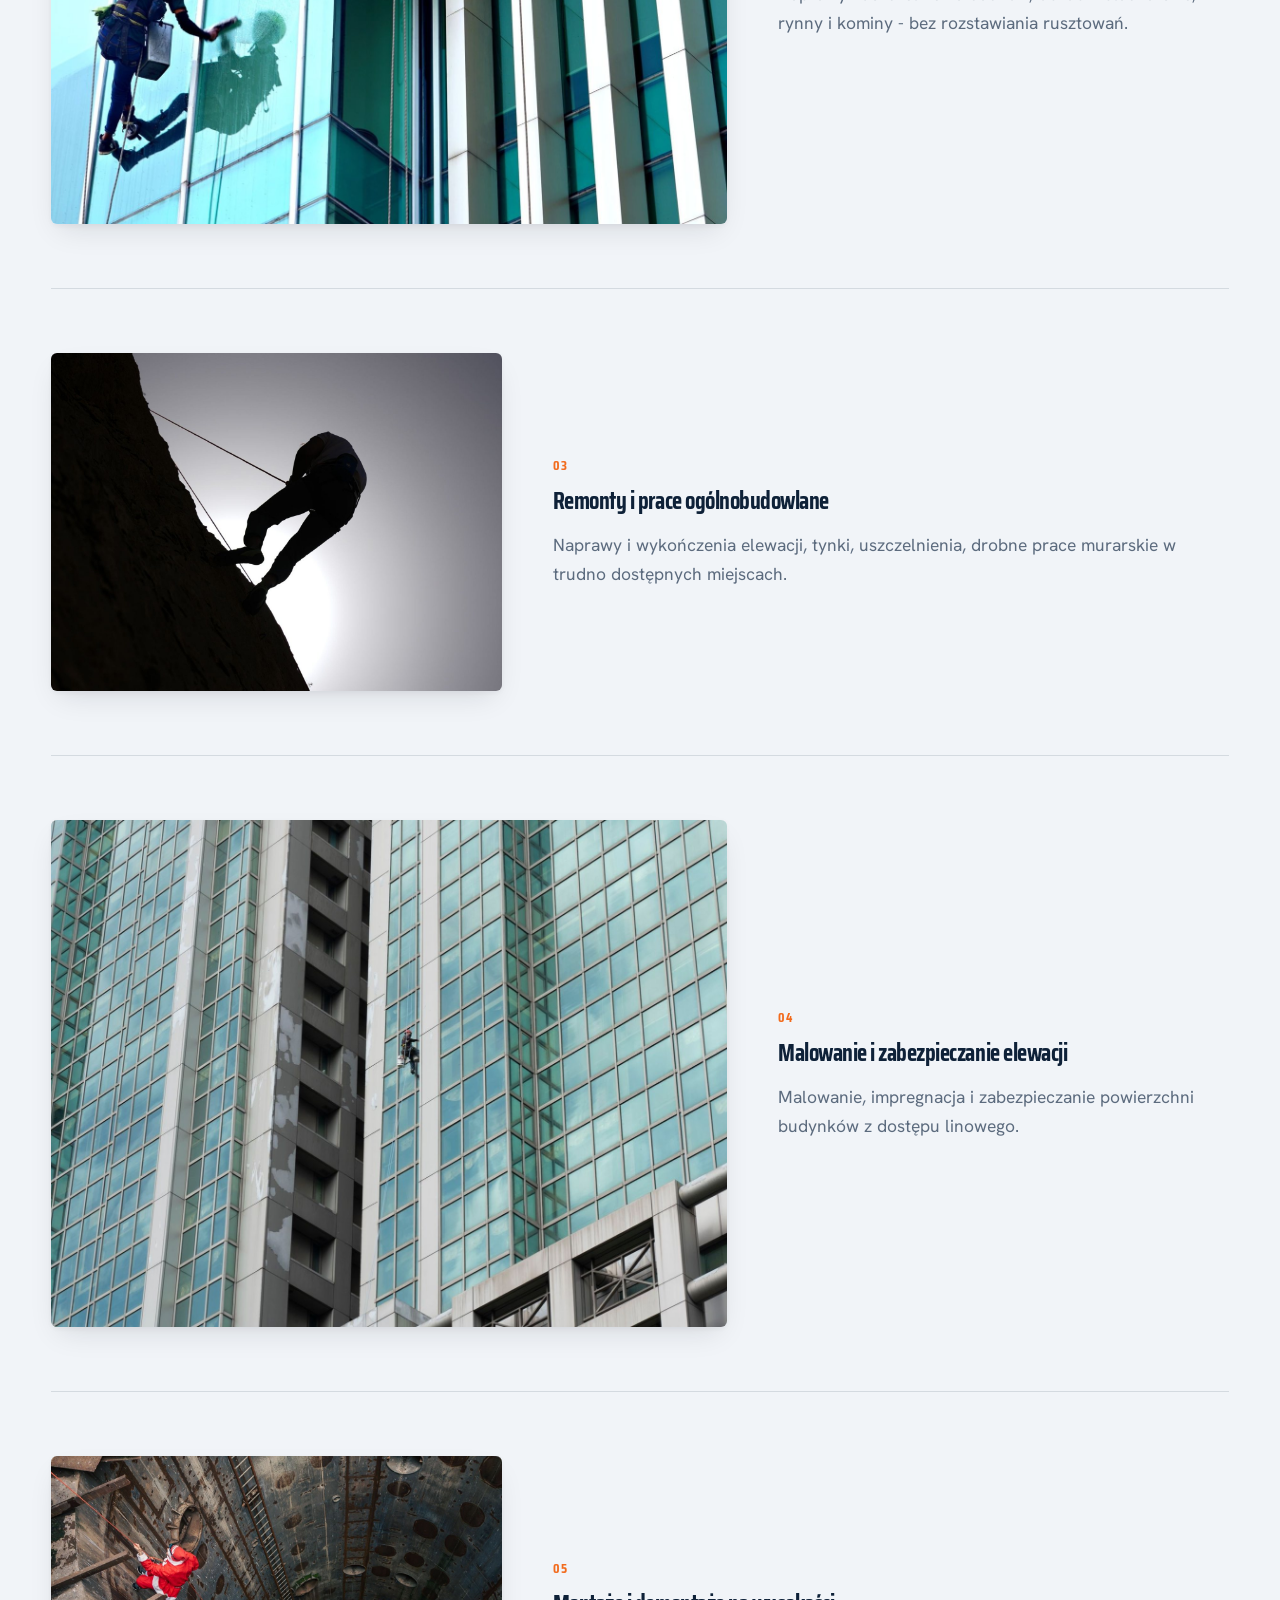
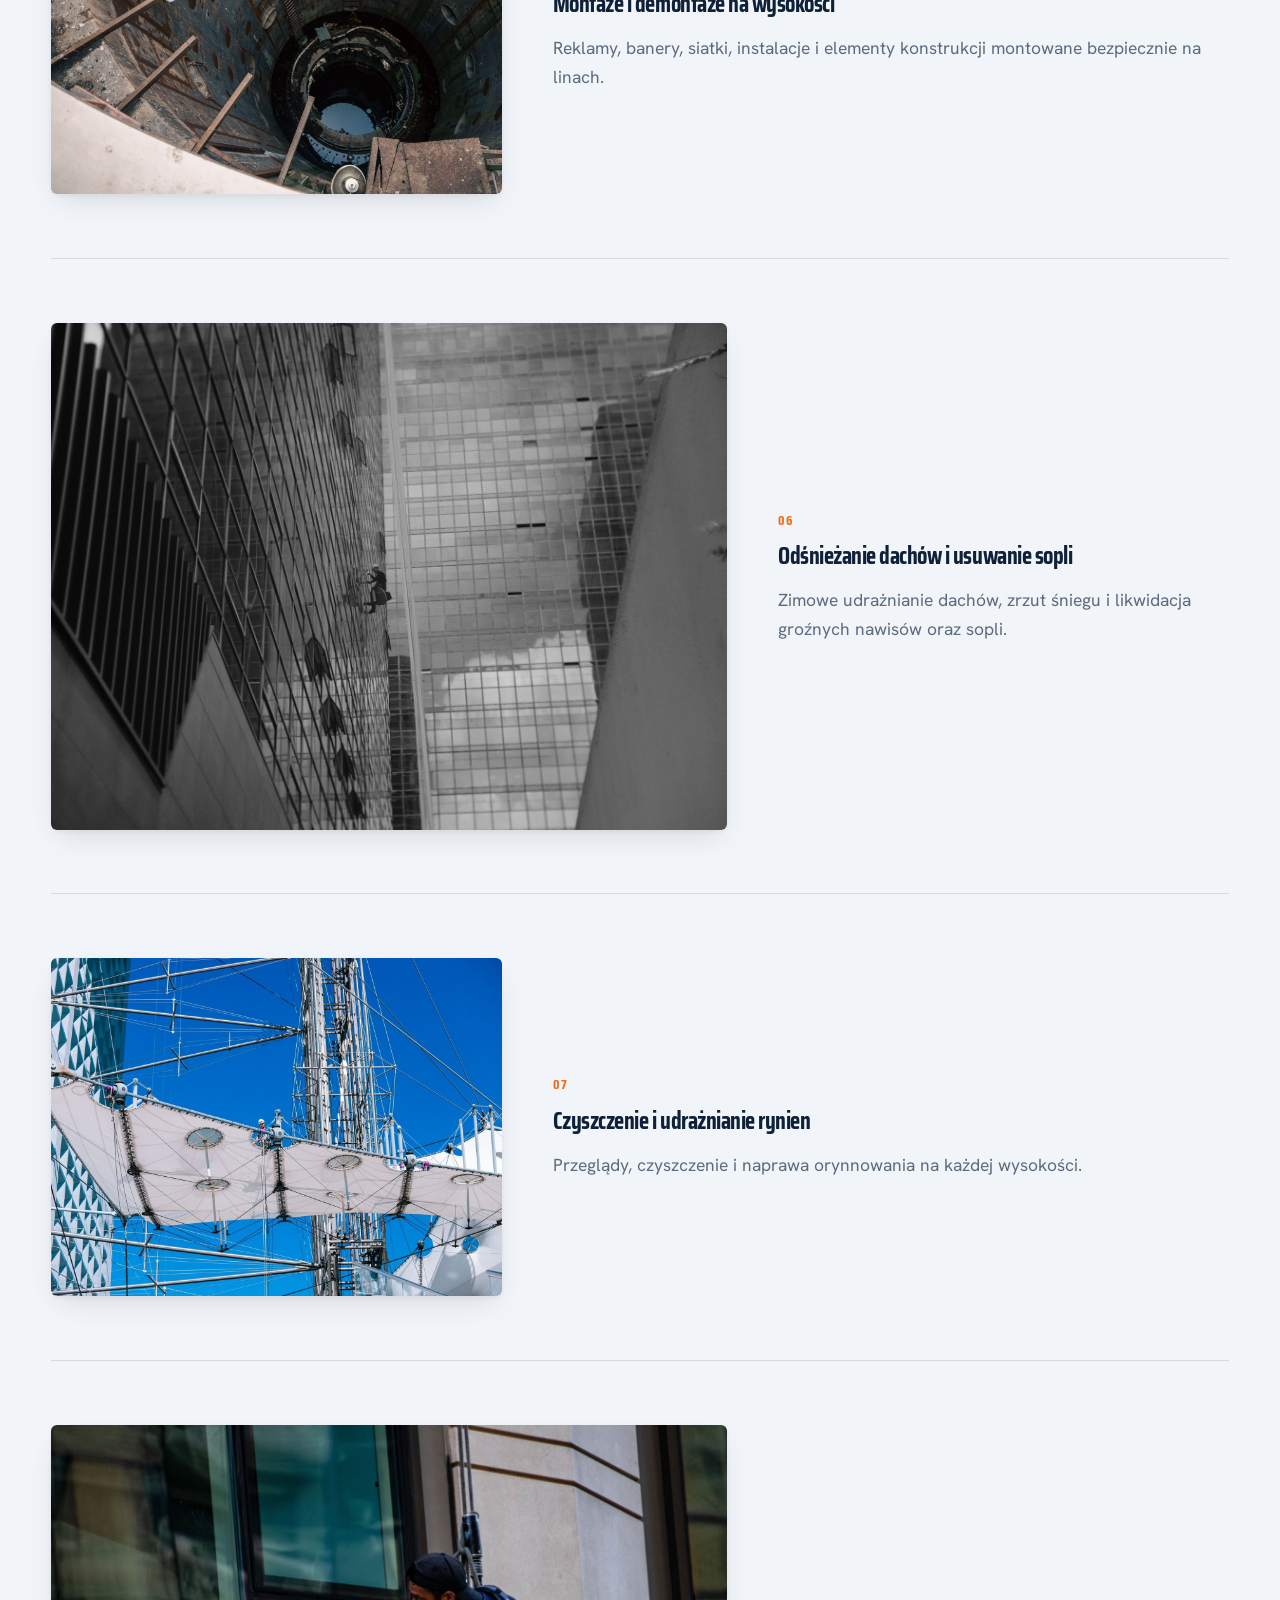
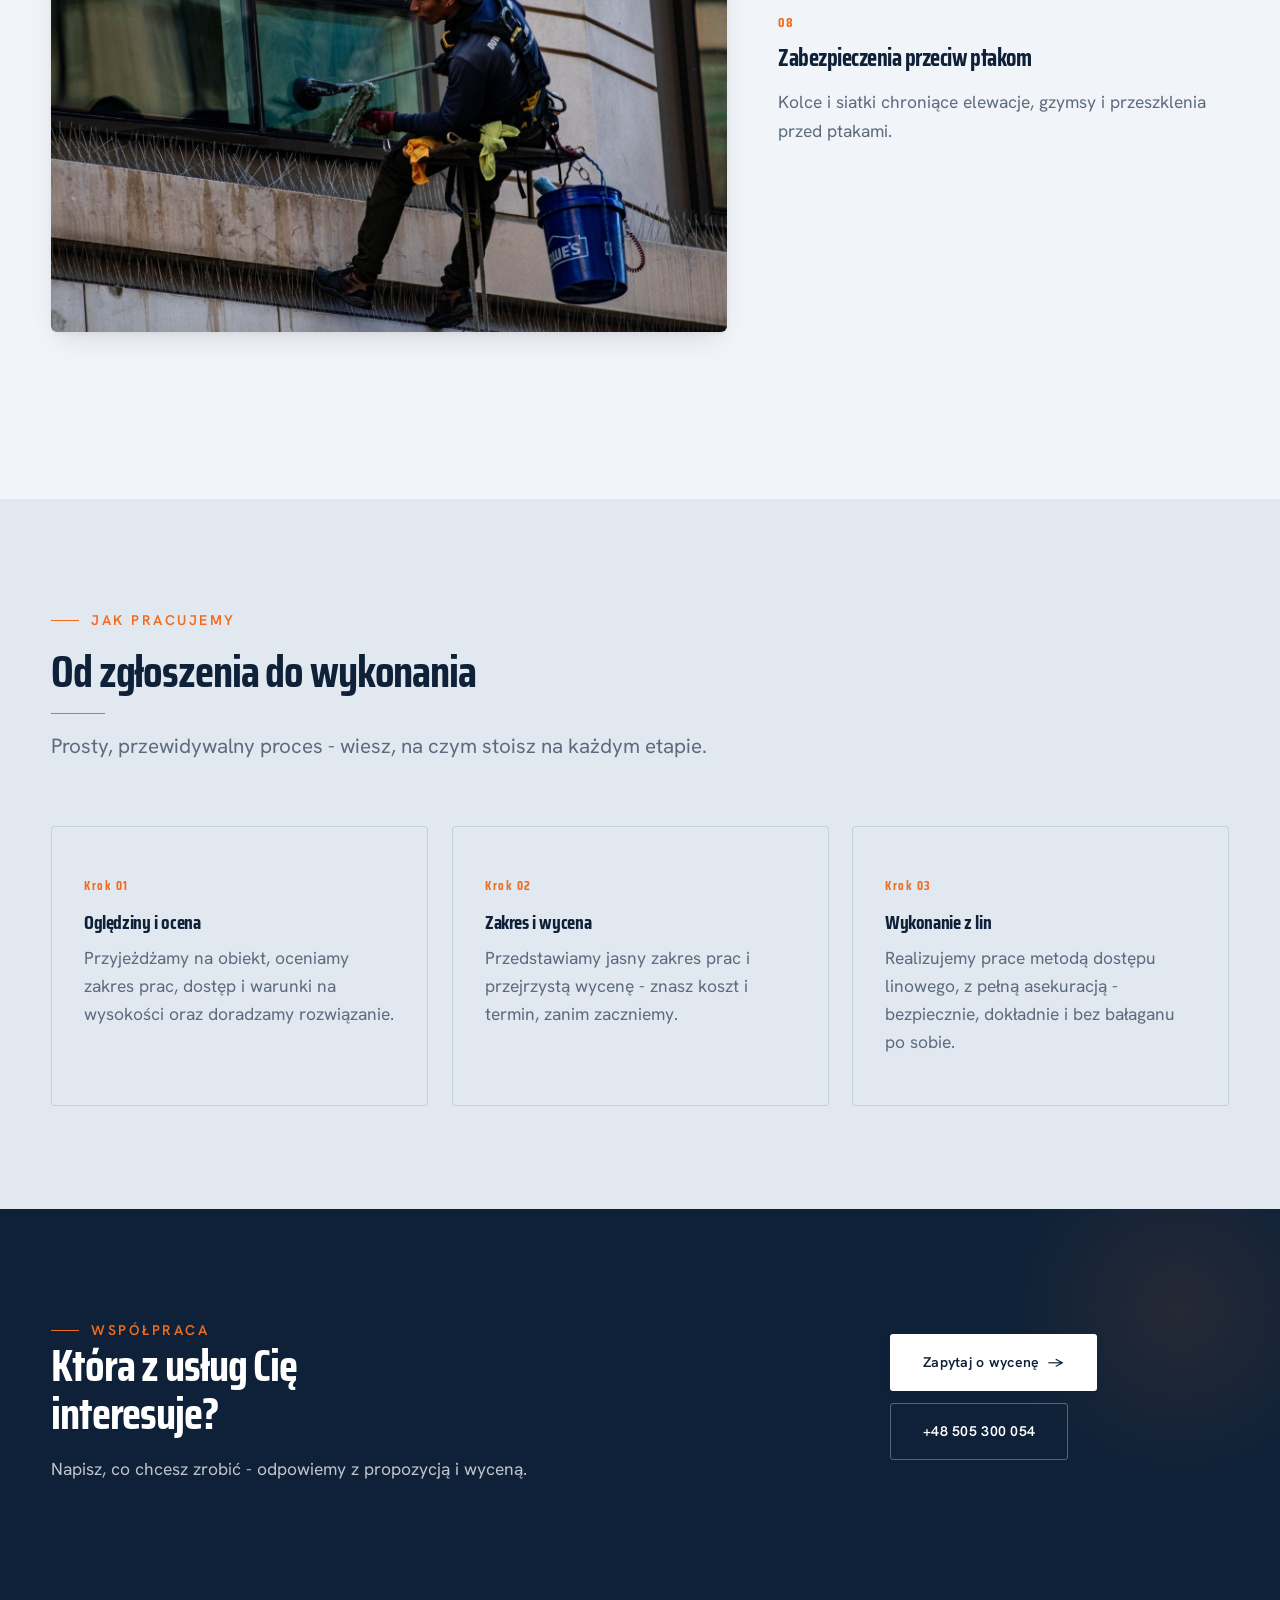
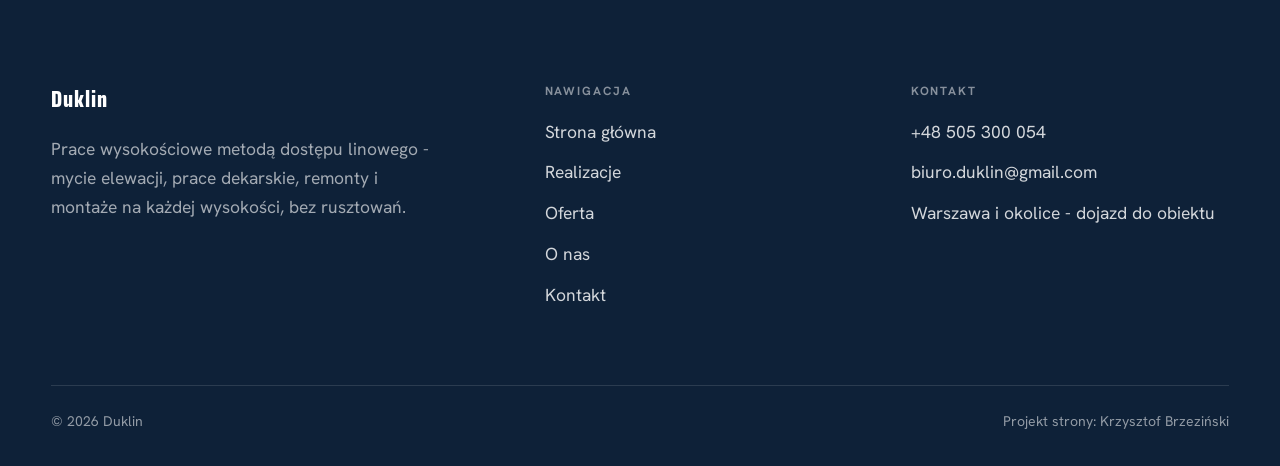
<file: oferta.html>
<!DOCTYPE html>
<html lang="pl">
<head>
<meta charset="UTF-8">
<meta name="viewport" content="width=device-width, initial-scale=1.0">
<title>Oferta - Duklin</title>
<meta name="description" content="Duklin - prace wysokościowe metodą dostępu linowego: mycie elewacji i szyb, prace dekarskie i remontowe na wysokości, montaż i zabezpieczenia. Bez rusztowań. Bezpłatna wycena.">
<link rel="preconnect" href="https://fonts.googleapis.com">
<link rel="preconnect" href="https://fonts.gstatic.com" crossorigin>
<link href="https://fonts.googleapis.com/css2?family=Saira+Condensed:wght@600;700;800&family=Hanken+Grotesk:wght@400;500;600&display=swap" rel="stylesheet">
<link rel="stylesheet" href="assets/styles.css">
</head>
<body>

<header class="nav">
  <div class="wrap nav-inner">
    <a class="brand brand-has-logo" href="index.html"><img class="brand-logo" src="img/logo.png" alt="Duklin"></a>
    <nav class="nav-links">
      <a href="index.html">Strona główna</a>
      <a href="realizacje.html">Realizacje</a>
      <a href="oferta.html" class="active">Oferta</a>
      <a href="o-nas.html">O nas</a>
      <a href="kontakt.html">Kontakt</a>
      <a href="kontakt.html" class="btn btn-accent">Zapytaj o wycenę</a>
    </nav>
    <button class="nav-toggle" aria-label="Menu"><span></span><span></span><span></span></button>
  </div>
</header>

<section class="pagehead">
  <img src="img/g1.jpg" alt="Duklin - Zakres usług">
  <div class="wrap">
    <span class="eyebrow">Co robimy</span>
    <h1>Zakres usług</h1>
    <p>Jedna ekipa na linach zamiast rusztowań i kilku podwykonawców - od mycia szyb po skomplikowane prace remontowo-budowlane na wysokości.</p>
  </div>
</section>
<section>
  <div class="wrap">
    <div class="svc-row reveal">
      <div class="svc-row-art"><img src="img/g6.jpg" alt="Mycie elewacji i przeszkleń"></div>
      <div>
        <span class="num">01</span>
        <h3>Mycie elewacji i przeszkleń</h3>
        <p class="muted">Mycie szyb, witryn i całych elewacji szklanych - również na wieżowcach i obiektach, gdzie nie wjedzie podnośnik.</p>
      </div>
    </div>
    <div class="svc-row rev reveal">
      <div class="svc-row-art"><img src="img/g7.jpg" alt="Prace dekarskie na wysokości"></div>
      <div>
        <span class="num">02</span>
        <h3>Prace dekarskie na wysokości</h3>
        <p class="muted">Naprawy i uszczelnienia dachów, obróbki blacharskie, rynny i kominy - bez rozstawiania rusztowań.</p>
      </div>
    </div>
    <div class="svc-row reveal">
      <div class="svc-row-art"><img src="img/g8.jpg" alt="Remonty i prace ogólnobudowlane"></div>
      <div>
        <span class="num">03</span>
        <h3>Remonty i prace ogólnobudowlane</h3>
        <p class="muted">Naprawy i wykończenia elewacji, tynki, uszczelnienia, drobne prace murarskie w trudno dostępnych miejscach.</p>
      </div>
    </div>
    <div class="svc-row rev reveal">
      <div class="svc-row-art"><img src="img/g9.jpg" alt="Malowanie i zabezpieczanie elewacji"></div>
      <div>
        <span class="num">04</span>
        <h3>Malowanie i zabezpieczanie elewacji</h3>
        <p class="muted">Malowanie, impregnacja i zabezpieczanie powierzchni budynków z dostępu linowego.</p>
      </div>
    </div>
    <div class="svc-row reveal">
      <div class="svc-row-art"><img src="img/g10.jpg" alt="Montaże i demontaże na wysokości"></div>
      <div>
        <span class="num">05</span>
        <h3>Montaże i demontaże na wysokości</h3>
        <p class="muted">Reklamy, banery, siatki, instalacje i elementy konstrukcji montowane bezpiecznie na linach.</p>
      </div>
    </div>
    <div class="svc-row rev reveal">
      <div class="svc-row-art"><img src="img/g11.jpg" alt="Odśnieżanie dachów i usuwanie sopli"></div>
      <div>
        <span class="num">06</span>
        <h3>Odśnieżanie dachów i usuwanie sopli</h3>
        <p class="muted">Zimowe udrażnianie dachów, zrzut śniegu i likwidacja groźnych nawisów oraz sopli.</p>
      </div>
    </div>
    <div class="svc-row reveal">
      <div class="svc-row-art"><img src="img/g12.jpg" alt="Czyszczenie i udrażnianie rynien"></div>
      <div>
        <span class="num">07</span>
        <h3>Czyszczenie i udrażnianie rynien</h3>
        <p class="muted">Przeglądy, czyszczenie i naprawa orynnowania na każdej wysokości.</p>
      </div>
    </div>
    <div class="svc-row rev reveal">
      <div class="svc-row-art"><img src="img/about.jpg" alt="Zabezpieczenia przeciw ptakom"></div>
      <div>
        <span class="num">08</span>
        <h3>Zabezpieczenia przeciw ptakom</h3>
        <p class="muted">Kolce i siatki chroniące elewacje, gzymsy i przeszklenia przed ptakami.</p>
      </div>
    </div>
  </div>
</section>
<section class="trust">
  <div class="wrap">
    <div class="head reveal">
      <span class="eyebrow">Jak pracujemy</span>
      <h2>Od zgłoszenia do wykonania</h2>
      <p>Prosty, przewidywalny proces - wiesz, na czym stoisz na każdym etapie.</p>
    </div>
    <div class="svc-grid">
      <div class="svc reveal"><div class="ic">Krok 01</div><h3>Oględziny i ocena</h3><p>Przyjeżdżamy na obiekt, oceniamy zakres prac, dostęp i warunki na wysokości oraz doradzamy rozwiązanie.</p></div>
      <div class="svc reveal"><div class="ic">Krok 02</div><h3>Zakres i wycena</h3><p>Przedstawiamy jasny zakres prac i przejrzystą wycenę - znasz koszt i termin, zanim zaczniemy.</p></div>
      <div class="svc reveal"><div class="ic">Krok 03</div><h3>Wykonanie z lin</h3><p>Realizujemy prace metodą dostępu linowego, z pełną asekuracją - bezpiecznie, dokładnie i bez bałaganu po sobie.</p></div>
    </div>
  </div>
</section>
<section class="cta">
  <div class="wrap">
    <div class="reveal">
      <span class="eyebrow">Współpraca</span>
      <h2>Która z usług Cię interesuje?</h2>
      <p>Napisz, co chcesz zrobić - odpowiemy z propozycją i wyceną.</p>
    </div>
    <div class="cta-actions reveal">
      <a href="kontakt.html" class="btn btn-light">Zapytaj o wycenę <span class="arr">→</span></a>
      <a href="tel:+48505300054" class="btn btn-ghost" style="color:#fff;border-color:rgba(255,255,255,.3)">+48 505 300 054</a>
    </div>
  </div>
</section>

<footer>
  <div class="wrap">
    <div class="foot-grid">
      <div class="foot-brand">
        <div class="name">Duklin</div>
        <p>Prace wysokościowe metodą dostępu linowego - mycie elewacji, prace dekarskie, remonty i montaże na każdej wysokości, bez rusztowań.</p>
      </div>
      <div class="foot-col">
        <h4>Nawigacja</h4>
        <a href="index.html">Strona główna</a>
        <a href="realizacje.html">Realizacje</a>
        <a href="oferta.html">Oferta</a>
        <a href="o-nas.html">O nas</a>
        <a href="kontakt.html">Kontakt</a>
      </div>
      <div class="foot-col">
        <h4>Kontakt</h4>
        <a href="tel:+48505300054">+48 505 300 054</a>
        <a href="mailto:biuro.duklin@gmail.com">biuro.duklin@gmail.com</a>
        <p>Warszawa i okolice - dojazd do obiektu</p>
      </div>
    </div>
    <div class="foot-bot">
      <span>© 2026 Duklin</span>
      <span>Projekt strony: Krzysztof Brzeziński</span>
    </div>
  </div>
</footer>


<script src="assets/main.js"></script>
</body>
</html>
</file>
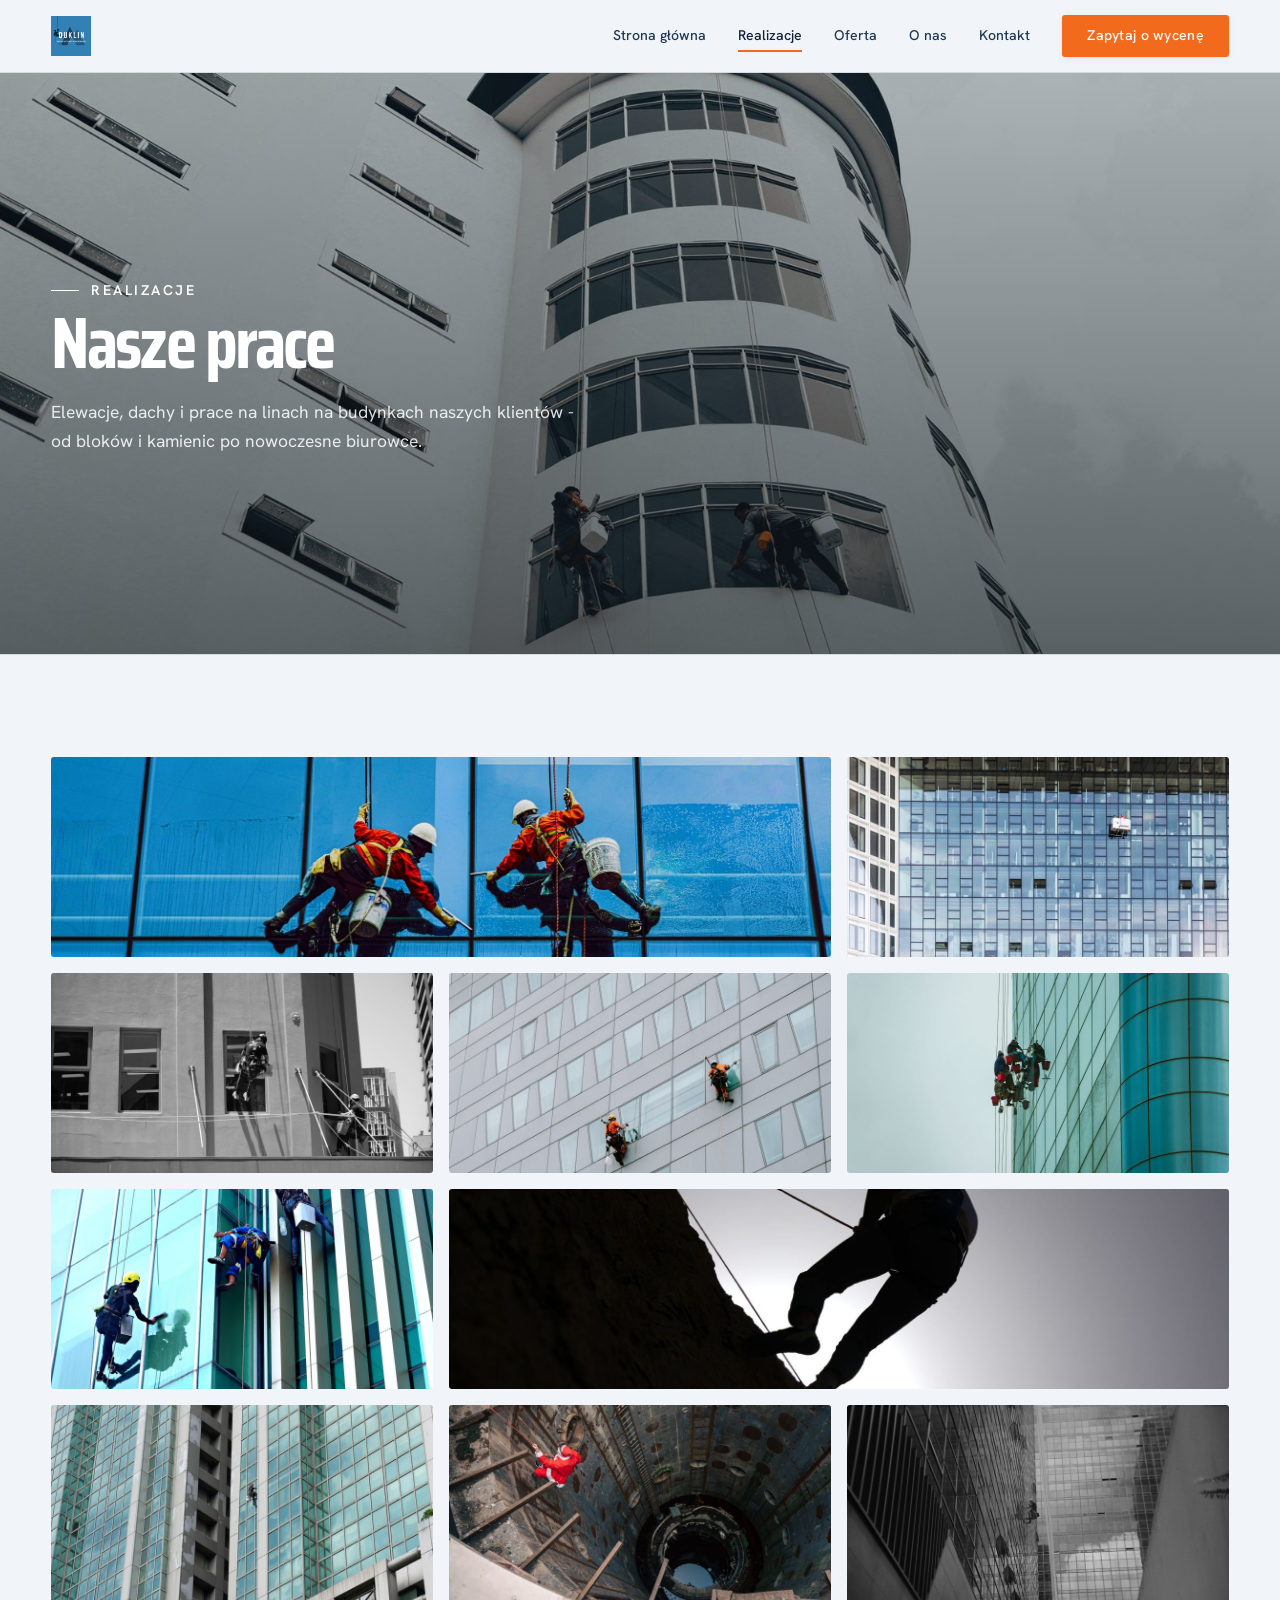
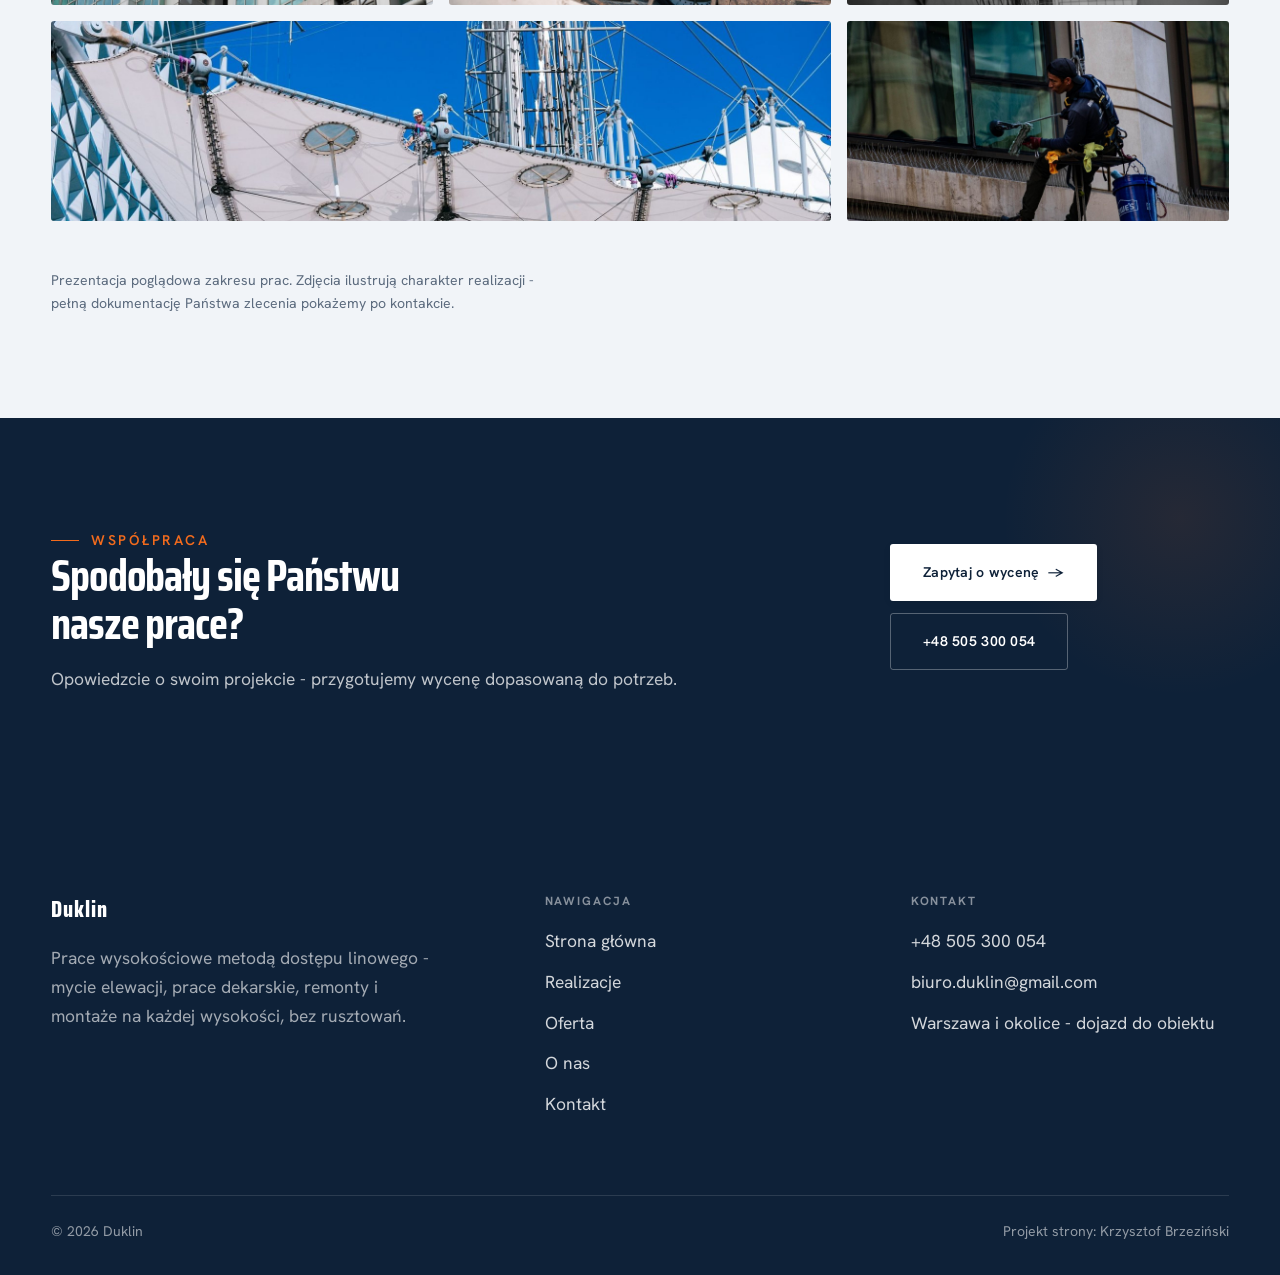
<file: realizacje.html>
<!DOCTYPE html>
<html lang="pl">
<head>
<meta charset="UTF-8">
<meta name="viewport" content="width=device-width, initial-scale=1.0">
<title>Realizacje - Duklin</title>
<meta name="description" content="Realizacje Duklin: Prace na linach - elewacja, Mycie elewacji szklanej, Biurowiec - dostęp linowy, Zejście po linie, Dach i panorama miasta">
<link rel="preconnect" href="https://fonts.googleapis.com">
<link rel="preconnect" href="https://fonts.gstatic.com" crossorigin>
<link href="https://fonts.googleapis.com/css2?family=Saira+Condensed:wght@600;700;800&family=Hanken+Grotesk:wght@400;500;600&display=swap" rel="stylesheet">
<link rel="stylesheet" href="assets/styles.css">
</head>
<body>

<header class="nav">
  <div class="wrap nav-inner">
    <a class="brand brand-has-logo" href="index.html"><img class="brand-logo" src="img/logo.png" alt="Duklin"></a>
    <nav class="nav-links">
      <a href="index.html">Strona główna</a>
      <a href="realizacje.html" class="active">Realizacje</a>
      <a href="oferta.html">Oferta</a>
      <a href="o-nas.html">O nas</a>
      <a href="kontakt.html">Kontakt</a>
      <a href="kontakt.html" class="btn btn-accent">Zapytaj o wycenę</a>
    </nav>
    <button class="nav-toggle" aria-label="Menu"><span></span><span></span><span></span></button>
  </div>
</header>

<section class="pagehead">
  <img src="img/g5.jpg" alt="Duklin - Nasze prace">
  <div class="wrap">
    <span class="eyebrow">Realizacje</span>
    <h1>Nasze prace</h1>
    <p>Elewacje, dachy i prace na linach na budynkach naszych klientów - od bloków i kamienic po nowoczesne biurowce.</p>
  </div>
</section>
<section>
  <div class="wrap">
    <div class="gallery">
      <div class="tile t-two3 reveal"><img src="img/g1.jpg" alt="Ekipa na szklanej elewacji"><div class="cap">Ekipa na szklanej elewacji<small>Mycie i prace na przeszkleniach biurowca</small></div></div>
      <div class="tile t-third reveal"><img src="img/g2.jpg" alt="Prace na wysokim biurowcu"><div class="cap">Prace na wysokim biurowcu<small>Dostęp linowy bez rusztowań</small></div></div>
      <div class="tile t-third reveal"><img src="img/g3.jpg" alt="Technik na elewacji"><div class="cap">Technik na elewacji<small>Naprawy i czyszczenie z lin</small></div></div>
      <div class="tile t-third reveal"><img src="img/g4.jpg" alt="Mycie elewacji szklanej"><div class="cap">Mycie elewacji szklanej<small>Przeszklenia i witryny na wysokości</small></div></div>
      <div class="tile t-third reveal"><img src="img/g6.jpg" alt="Nowoczesny biurowiec"><div class="cap">Nowoczesny biurowiec<small>Prace na zaokrąglonej elewacji</small></div></div>
      <div class="tile t-third reveal"><img src="img/g7.jpg" alt="Prace na linach"><div class="cap">Prace na linach<small>Konserwacja przeszkleń budynku</small></div></div>
      <div class="tile t-two3 reveal"><img src="img/g8.jpg" alt="Zejście po linie"><div class="cap">Zejście po linie<small>Prace na elewacji wieżowca</small></div></div>
      <div class="tile t-third reveal"><img src="img/g9.jpg" alt="Praca na wysokości"><div class="cap">Praca na wysokości<small>Pełna asekuracja i sprzęt</small></div></div>
      <div class="tile t-third reveal"><img src="img/g10.jpg" alt="Wysokie obiekty"><div class="cap">Wysokie obiekty<small>Tam, gdzie nie sięga podnośnik</small></div></div>
      <div class="tile t-third reveal"><img src="img/g11.jpg" alt="Prace w przestrzeni technicznej"><div class="cap">Prace w przestrzeni technicznej<small>Dostęp linowy w trudnych miejscach</small></div></div>
      <div class="tile t-two3 reveal"><img src="img/g12.jpg" alt="Wieżowiec - dostęp linowy"><div class="cap">Wieżowiec - dostęp linowy<small>Mycie i prace na przeszkleniach</small></div></div>
      <div class="tile t-third reveal"><img src="img/about.jpg" alt="Konstrukcje i maszty"><div class="cap">Konstrukcje i maszty<small>Montaż i serwis na wysokości</small></div></div>
    </div>
    <p class="muted reveal" style="margin-top:var(--space-7);font-size:var(--text-sm);max-width:62ch">Prezentacja poglądowa zakresu prac. Zdjęcia ilustrują charakter realizacji - pełną dokumentację Państwa zlecenia pokażemy po kontakcie.</p>
  </div>
</section>
<section class="cta">
  <div class="wrap">
    <div class="reveal">
      <span class="eyebrow">Współpraca</span>
      <h2>Spodobały się Państwu nasze prace?</h2>
      <p>Opowiedzcie o swoim projekcie - przygotujemy wycenę dopasowaną do potrzeb.</p>
    </div>
    <div class="cta-actions reveal">
      <a href="kontakt.html" class="btn btn-light">Zapytaj o wycenę <span class="arr">→</span></a>
      <a href="tel:+48505300054" class="btn btn-ghost" style="color:#fff;border-color:rgba(255,255,255,.3)">+48 505 300 054</a>
    </div>
  </div>
</section>

<footer>
  <div class="wrap">
    <div class="foot-grid">
      <div class="foot-brand">
        <div class="name">Duklin</div>
        <p>Prace wysokościowe metodą dostępu linowego - mycie elewacji, prace dekarskie, remonty i montaże na każdej wysokości, bez rusztowań.</p>
      </div>
      <div class="foot-col">
        <h4>Nawigacja</h4>
        <a href="index.html">Strona główna</a>
        <a href="realizacje.html">Realizacje</a>
        <a href="oferta.html">Oferta</a>
        <a href="o-nas.html">O nas</a>
        <a href="kontakt.html">Kontakt</a>
      </div>
      <div class="foot-col">
        <h4>Kontakt</h4>
        <a href="tel:+48505300054">+48 505 300 054</a>
        <a href="mailto:biuro.duklin@gmail.com">biuro.duklin@gmail.com</a>
        <p>Warszawa i okolice - dojazd do obiektu</p>
      </div>
    </div>
    <div class="foot-bot">
      <span>© 2026 Duklin</span>
      <span>Projekt strony: Krzysztof Brzeziński</span>
    </div>
  </div>
</footer>


<script src="assets/main.js"></script>
</body>
</html>
</file>
<file: assets/styles.css>
/* ============================================================
   DUKLIN — prace wysokościowe na linach (Warszawa)
   Jasna, architektoniczna paleta. System wg premium-web-craft.
   Projekt strony: Krzysztof Brzeziński
   ============================================================ */

:root{
  /* PALETA — jasna, architektoniczna, chłodna */
  --paper:#F1F4F8;          /* główne tło */
  --paper-2:#E2E8F0;        /* sekcje alternatywne (chłodny jasny szary) */
  --paper-3:#E2E8F0;        /* delikatne wypełnienia */
  --ink:#0E2138;            /* tekst główny — chłodny grafit */
  --ink-soft:#1E3852;       /* nagłówki drugorzędne */
  --muted:#5C6B7E;          /* tekst poboczny */
  --line:rgba(14,33,56,.12);/* hairline */
  --accent:#F26B1D;         /* stonowany petrol-slate — jedyny akcent */
  --accent-d:#D2540C;
  --accent-soft:rgba(242,107,29,.10);
  --dark:#0E2138;           /* sekcje ciemne (stopka/CTA) */

  /* ODSTĘPY — skala 4/8 */
  --space-1:4px; --space-2:8px; --space-3:12px; --space-4:16px; --space-5:24px;
  --space-6:32px; --space-7:48px; --space-8:64px; --space-9:96px; --space-10:128px;

  /* TYPOGRAFIA — fluid clamp() */
  --text-sm:clamp(.82rem,.8rem + .1vw,.9rem);
  --text-base:clamp(1rem,.97rem + .15vw,1.1rem);
  --text-lg:clamp(1.12rem,1.05rem + .3vw,1.3rem);
  --text-h3:clamp(1.2rem,1.1rem + .5vw,1.5rem);
  --text-h2:clamp(1.9rem,1.5rem + 1.9vw,2.8rem);
  --text-h1:clamp(2.6rem,1.9rem + 3.6vw,4.6rem);

  /* PROMIENIE — architektoniczne, raczej ostre */
  --r-sm:3px; --r-md:6px; --r-lg:10px;

  /* RUCH */
  --ease:cubic-bezier(.25,.46,.45,.94); --dur:.24s;

  /* CIENIE — miękkie, warstwowe */
  --sh-sm:0 1px 2px rgba(16,24,32,.04), 0 2px 8px rgba(16,24,32,.05);
  --sh-md:0 2px 6px rgba(16,24,32,.05), 0 12px 28px -8px rgba(16,24,32,.12);
  --sh-lg:0 6px 14px rgba(16,24,32,.07), 0 26px 56px -18px rgba(16,24,32,.22);

  --hairline:1px solid var(--line);

  --font-display:'Saira Condensed','Hanken Grotesk',sans-serif;
  --font-body:'Hanken Grotesk',sans-serif;
}

*{box-sizing:border-box;margin:0;padding:0}
html{scroll-behavior:smooth}
body{
  font-family:var(--font-body);
  font-size:var(--text-base);
  line-height:1.65;
  color:var(--ink);
  background:var(--paper);
  -webkit-font-smoothing:antialiased;
  text-rendering:optimizeLegibility;
}
img{max-width:100%;display:block}
a{color:inherit;text-decoration:none}

.wrap{width:min(92%,1180px);margin-inline:auto}
section{padding-block:clamp(52px,6.5vw,96px)}

h1,h2,h3{font-family:var(--font-display);font-weight:700;line-height:1.08;letter-spacing:-.02em;color:var(--ink)}
h1{font-size:var(--text-h1);letter-spacing:-.035em}
h2{font-size:var(--text-h2);letter-spacing:-.025em}
h3{font-size:var(--text-h3)}
p{max-width:65ch}

.eyebrow{
  font-family:var(--font-body);
  font-size:var(--text-sm);
  font-weight:600;
  letter-spacing:.18em;
  text-transform:uppercase;
  color:var(--accent);
  display:inline-flex;align-items:center;gap:var(--space-3);
}
.eyebrow::before{content:"";width:28px;height:1px;background:var(--accent);display:inline-block}

.muted{color:var(--muted)}
.lead{font-size:var(--text-lg);line-height:1.55;color:var(--ink-soft);max-width:50ch}

/* ---------- BUTTONS ---------- */
.btn{
  display:inline-flex;align-items:center;gap:var(--space-2);
  font-weight:600;font-size:var(--text-sm);letter-spacing:.02em;
  padding:var(--space-4) var(--space-6);
  border-radius:var(--r-sm);
  transition:transform var(--dur) var(--ease),box-shadow var(--dur) var(--ease),background var(--dur) var(--ease);
  cursor:pointer;border:1px solid transparent;
}
.btn-accent{background:var(--accent);color:#fff;box-shadow:var(--sh-sm)}
.btn-accent:hover{background:var(--accent-d);transform:translateY(-2px);box-shadow:var(--sh-md)}
.btn-accent:active{transform:translateY(0);box-shadow:var(--sh-sm)}
.btn-ghost{background:transparent;color:var(--ink);border-color:var(--line)}
.btn-ghost:hover{border-color:var(--accent);color:var(--accent);transform:translateY(-2px)}
.btn-light{background:#fff;color:var(--ink);box-shadow:var(--sh-sm)}
.btn-light:hover{transform:translateY(-2px);box-shadow:var(--sh-md)}
.btn .arr{transition:transform var(--dur) var(--ease)}
.btn:hover .arr{transform:translateX(4px)}

/* ---------- NAV ---------- */
.nav{
  position:static;z-index:50;
  background:var(--paper);
  border-bottom:var(--hairline);
}
.nav-inner{display:flex;align-items:center;justify-content:space-between;height:72px}
.brand{display:flex;flex-direction:column;line-height:1}
.brand .name{font-family:var(--font-display);font-weight:800;font-size:1.35rem;letter-spacing:.04em}
.brand .sub{font-size:.62rem;letter-spacing:.34em;text-transform:uppercase;color:var(--muted);margin-top:5px}
.nav-links{display:flex;align-items:center;gap:var(--space-6)}
.nav-links a{font-size:var(--text-sm);font-weight:500;color:var(--ink-soft);position:relative;padding-block:4px;transition:color var(--dur) var(--ease)}
.nav-links a::after{content:"";position:absolute;left:0;bottom:0;width:0;height:1.5px;background:var(--accent);transition:width var(--dur) var(--ease)}
.nav-links a:hover,.nav-links a.active{color:var(--ink)}
.nav-links a:hover::after,.nav-links a.active::after{width:100%}
.nav-links .btn{padding:var(--space-2) var(--space-5)}
/* przyciski w nav: właściwy kolor (przebij .nav-links a) + bez podkreślenia */
.nav-links a.btn-accent{color:#fff}
.nav-links a.btn-ghost,.nav-links a.btn-light{color:var(--ink)}
.nav-links a.btn::after{display:none}
.nav-toggle{display:none;background:none;border:none;cursor:pointer;flex-direction:column;gap:5px;padding:8px}
.nav-toggle span{width:24px;height:2px;background:var(--ink);transition:var(--dur)}

/* ---------- HERO (split) ---------- */
.hero{position:relative;overflow:hidden;border-bottom:var(--hairline)}
.hero-grid{display:grid;grid-template-columns:1.05fr .95fr;gap:clamp(24px,4vw,60px);align-items:center;
  padding-block:clamp(36px,4.5vw,64px)}
.hero-copy .eyebrow{margin-bottom:var(--space-5)}
.hero-copy h1{margin-bottom:var(--space-5)}
.hero-copy .lead{margin-bottom:var(--space-7)}
.hero-actions{display:flex;flex-wrap:wrap;gap:var(--space-4)}
.hero-art{position:relative;aspect-ratio:4/3;border-radius:var(--r-lg);overflow:hidden;box-shadow:var(--sh-lg)}
.hero-art img{width:100%;height:100%;object-fit:cover}
.hero-art::after{content:"";position:absolute;inset:0;background:linear-gradient(180deg,transparent 55%,rgba(18,24,28,.28))}
.hero-badge{position:absolute;left:var(--space-5);bottom:var(--space-5);z-index:2;
  background:rgba(252,252,251,.94);backdrop-filter:blur(4px);
  border-radius:var(--r-md);padding:var(--space-4) var(--space-5);box-shadow:var(--sh-md);max-width:78%}
.hero-badge strong{display:block;font-family:var(--font-display);font-size:1rem;letter-spacing:-.01em}
.hero-badge span{font-size:var(--text-sm);color:var(--muted)}

/* ---------- HERO duży / kinowy (strona główna) ---------- */
.hero-cine{position:relative;min-height:clamp(560px,82vh,840px);display:flex;align-items:center;overflow:hidden;border-bottom:var(--hairline)}
.hero-cine>img{position:absolute;inset:0;width:100%;height:100%;object-fit:cover;z-index:0}
.hero-cine::after{content:"";position:absolute;inset:0;z-index:1;
  background:linear-gradient(95deg,rgba(13,18,23,.86) 0%,rgba(13,18,23,.64) 32%,rgba(13,18,23,.24) 62%,rgba(13,18,23,.04) 100%)}
.hero-cine .wrap{position:relative;z-index:2;padding-block:var(--space-8)}
.hero-cine .hero-copy{max-width:660px}
.hero-cine .eyebrow{color:#fff;margin-bottom:var(--space-5)}
.hero-cine .eyebrow::before{background:#fff}
.hero-cine h1{color:#fff;margin-bottom:var(--space-5);font-size:clamp(2.9rem,2rem + 4.4vw,5.2rem)}
.hero-cine .lead{color:rgba(255,255,255,.92);max-width:48ch;margin-bottom:var(--space-7)}
.hero-cine .hero-actions{display:flex;flex-wrap:wrap;gap:var(--space-4)}
@media(max-width:680px){
  .hero-cine{min-height:clamp(520px,76vh,640px);align-items:flex-end}
  .hero-cine::after{background:linear-gradient(0deg,rgba(13,18,23,.9) 6%,rgba(13,18,23,.45) 55%,rgba(13,18,23,.25) 100%)}
  .hero-cine .wrap{padding-bottom:var(--space-9)}
}

/* full-bleed hero variant (podstrony) */
.pagehead{position:relative;min-height:46vh;display:flex;align-items:flex-end;overflow:hidden;border-bottom:var(--hairline)}
.pagehead img{position:absolute;inset:0;width:100%;height:100%;object-fit:cover}
.pagehead::after{content:"";position:absolute;inset:0;background:linear-gradient(180deg,rgba(18,24,28,.25),rgba(18,24,28,.62))}
.pagehead .wrap{position:relative;z-index:2;padding-block:var(--space-9);color:#fff}
.pagehead h1{color:#fff;max-width:18ch}
.pagehead .eyebrow{color:#fff}
.pagehead .eyebrow::before{background:#fff}
.pagehead p{color:rgba(255,255,255,.86);margin-top:var(--space-4);max-width:54ch}

/* ---------- STRIP (pasek skrótów / liczby) ---------- */
.strip{background:var(--dark);color:#fff}
.strip .wrap{display:grid;grid-template-columns:repeat(4,1fr);gap:var(--space-6);padding-block:var(--space-8)}
.strip .item .k{font-family:var(--font-display);font-size:clamp(1.6rem,1.2rem + 1.4vw,2.4rem);font-weight:800;letter-spacing:-.02em;color:#fff}
.strip .item .v{font-size:var(--text-sm);color:rgba(255,255,255,.66);margin-top:var(--space-2);line-height:1.45}
.strip .item{border-left:2px solid var(--accent);padding-left:var(--space-5)}

/* ---------- SECTION HEAD ---------- */
.head{max-width:48rem;margin-bottom:var(--space-8)}
.head.center{margin-inline:auto;text-align:center}
.head .eyebrow{margin-bottom:var(--space-4)}
.head h2{margin-bottom:var(--space-4)}
.head p{color:var(--muted);font-size:var(--text-lg);line-height:1.55}
.head.center p{margin-inline:auto}

/* ---------- INTRO SPLIT ---------- */
.split{display:grid;grid-template-columns:.92fr 1.08fr;gap:clamp(28px,5vw,80px);align-items:center}
.split.rev{grid-template-columns:1.08fr .92fr}
.split.rev .split-art{order:-1}
.split-art{position:relative;aspect-ratio:5/4;border-radius:var(--r-lg);overflow:hidden;box-shadow:var(--sh-lg)}
.split-art img{width:100%;height:100%;object-fit:cover}
.split-copy h2{margin-bottom:var(--space-5)}
.split-copy p+p{margin-top:var(--space-4)}
.split-copy .btn{margin-top:var(--space-6)}

/* ---------- SERVICES (zakres) ---------- */
.svc-grid{display:grid;grid-template-columns:repeat(auto-fit,minmax(280px,1fr));gap:var(--space-5)}
.svc{background:#fff;border:var(--hairline);border-radius:var(--r-md);padding:var(--space-7) var(--space-6);
  transition:transform var(--dur) var(--ease),box-shadow var(--dur) var(--ease),border-color var(--dur) var(--ease);
  position:relative;overflow:hidden}
.svc::before{content:"";position:absolute;left:0;top:0;width:3px;height:0;background:var(--accent);transition:height var(--dur) var(--ease)}
.svc:hover{transform:translateY(-4px);box-shadow:var(--sh-md);border-color:transparent}
.svc:hover::before{height:100%}
.svc .ic{font-family:var(--font-display);font-size:.8rem;font-weight:700;letter-spacing:.12em;color:var(--accent);margin-bottom:var(--space-4)}
.svc h3{margin-bottom:var(--space-3);font-size:1.22rem}
.svc p{color:var(--muted);font-size:var(--text-base);line-height:1.6}

/* big detailed service rows */
.svc-row{display:grid;grid-template-columns:.8fr 1.2fr;gap:clamp(20px,4vw,60px);align-items:center;padding-block:var(--space-8)}
.svc-row+.svc-row{border-top:var(--hairline)}
.svc-row.rev{grid-template-columns:1.2fr .8fr}
.svc-row.rev .svc-row-art{order:-1}
.svc-row-art{aspect-ratio:4/3;border-radius:var(--r-md);overflow:hidden;box-shadow:var(--sh-md)}
.svc-row-art img{width:100%;height:100%;object-fit:cover}
.svc-row h3{font-size:1.5rem;margin-bottom:var(--space-4)}
.svc-row .num{font-family:var(--font-display);font-size:.85rem;font-weight:700;letter-spacing:.14em;color:var(--accent);display:block;margin-bottom:var(--space-3)}
.svc-row ul{list-style:none;margin-top:var(--space-4);display:flex;flex-direction:column;gap:var(--space-2)}
.svc-row li{position:relative;padding-left:var(--space-5);color:var(--muted);font-size:var(--text-base)}
.svc-row li::before{content:"";position:absolute;left:0;top:.62em;width:8px;height:1px;background:var(--accent)}

/* ---------- GALLERY (realizacje) ---------- */
.gallery{display:grid;grid-template-columns:repeat(12,1fr);gap:var(--space-4);grid-auto-rows:200px}
.tile{position:relative;overflow:hidden;border-radius:var(--r-md);box-shadow:var(--sh-sm);
  transition:transform var(--dur) var(--ease),box-shadow var(--dur) var(--ease)}
.tile img{width:100%;height:100%;object-fit:cover;transition:transform .6s var(--ease)}
.tile:hover{box-shadow:var(--sh-md)}
.tile:hover img{transform:scale(1.05)}
.tile .cap{position:absolute;left:0;right:0;bottom:0;padding:var(--space-5) var(--space-4) var(--space-4);
  background:linear-gradient(transparent,rgba(18,24,28,.78));color:#fff;
  font-size:var(--text-sm);font-weight:600;letter-spacing:.01em;
  opacity:0;transform:translateY(8px);transition:var(--dur) var(--ease)}
.tile:hover .cap{opacity:1;transform:translateY(0)}
.tile .cap small{display:block;font-weight:400;opacity:.78;letter-spacing:.04em;text-transform:uppercase;font-size:.66rem;margin-top:3px}
/* bento spans */
.t-wide{grid-column:span 6}
.t-tall{grid-column:span 6;grid-row:span 2}
.t-std{grid-column:span 6}
.t-third{grid-column:span 4}
.t-two3{grid-column:span 8}

/* ---------- TRUST / WIARYGODNOŚĆ ---------- */
.trust{background:var(--paper-2)}
.trust-grid{display:grid;grid-template-columns:repeat(auto-fit,minmax(240px,1fr));gap:var(--space-5);margin-top:var(--space-7)}
.trust-card{background:#fff;border-radius:var(--r-md);padding:var(--space-7) var(--space-6);box-shadow:var(--sh-sm);border-top:3px solid var(--accent)}
.trust-card .big{font-family:var(--font-display);font-size:clamp(1.8rem,1.3rem + 1.6vw,2.6rem);font-weight:800;letter-spacing:-.02em;color:var(--ink);line-height:1}
.trust-card h3{font-size:1.12rem;margin:var(--space-3) 0 var(--space-2)}
.trust-card p{color:var(--muted);font-size:var(--text-base);line-height:1.55}

/* ---------- CTA band ---------- */
.cta{background:var(--dark);color:#fff;position:relative;overflow:hidden}
.cta .wrap{display:grid;grid-template-columns:1.4fr .6fr;gap:var(--space-7);align-items:center;position:relative;z-index:2}
.cta h2{color:#fff;max-width:20ch}
.cta p{color:rgba(255,255,255,.74);margin-top:var(--space-4)}
.cta-actions{display:flex;flex-direction:column;gap:var(--space-3);align-items:flex-start}
.cta::before{content:"";position:absolute;right:-80px;top:-80px;width:360px;height:360px;border-radius:50%;
  background:radial-gradient(circle,var(--accent-soft),transparent 70%)}

/* ---------- CONTACT ---------- */
.contact-grid{display:grid;grid-template-columns:.85fr 1.15fr;gap:clamp(28px,4vw,56px);align-items:start}
.info-list{display:flex;flex-direction:column;gap:var(--space-2)}
.info-row{display:flex;gap:var(--space-4);align-items:flex-start;padding-block:var(--space-4);border-bottom:var(--hairline)}
.info-row .ic{flex:none;width:42px;height:42px;display:grid;place-items:center;border-radius:50%;
  background:var(--accent-soft);color:var(--accent);font-size:1.05rem}
.info-row .lbl{font-size:.72rem;letter-spacing:.14em;text-transform:uppercase;color:var(--muted)}
.info-row .val{font-weight:600;font-size:var(--text-base);margin-top:2px}
.info-row a.val:hover{color:var(--accent)}
.map{border:none;border-radius:var(--r-lg);box-shadow:var(--sh-md);width:100%;height:100%;min-height:380px;filter:grayscale(.2) contrast(1.02)}
.form{background:#fff;border:var(--hairline);border-radius:var(--r-lg);padding:clamp(24px,3vw,40px);box-shadow:var(--sh-sm)}
.form .fld{margin-bottom:var(--space-5)}
.form label{display:block;font-size:var(--text-sm);font-weight:600;margin-bottom:var(--space-2)}
.form input,.form textarea{width:100%;font-family:inherit;font-size:var(--text-base);color:var(--ink);
  padding:var(--space-4);border:var(--hairline);border-radius:var(--r-sm);background:var(--paper);transition:border-color var(--dur)}
.form input:focus,.form textarea:focus{outline:none;border-color:var(--accent);background:#fff}
.form textarea{resize:vertical;min-height:120px}
.form .note{font-size:var(--text-sm);color:var(--muted);margin-top:var(--space-3)}

/* ---------- FOOTER ---------- */
footer{background:var(--dark);color:#fff;padding-block:var(--space-9) var(--space-6)}
.foot-grid{display:grid;grid-template-columns:1.4fr 1fr 1fr;gap:var(--space-7);margin-bottom:var(--space-8)}
.foot-brand .name{font-family:var(--font-display);font-weight:800;font-size:1.4rem;letter-spacing:.04em}
.foot-brand p{color:rgba(255,255,255,.62);margin-top:var(--space-4);font-size:var(--text-base);max-width:38ch}
.foot-col h4{font-size:.74rem;letter-spacing:.16em;text-transform:uppercase;color:rgba(255,255,255,.5);margin-bottom:var(--space-4)}
.foot-col a,.foot-col p{display:block;color:rgba(255,255,255,.82);font-size:var(--text-base);margin-bottom:var(--space-3)}
.foot-col a:hover{color:#fff}
.foot-bot{border-top:1px solid rgba(255,255,255,.12);padding-top:var(--space-5);display:flex;justify-content:space-between;flex-wrap:wrap;gap:var(--space-3);
  font-size:var(--text-sm);color:rgba(255,255,255,.55)}
.foot-bot a:hover{color:#fff}

/* ---------- REVEAL ---------- */
.reveal{opacity:0;transform:translateY(22px);transition:opacity .6s var(--ease),transform .6s var(--ease)}
.reveal.in{opacity:1;transform:none}

/* ---------- RESPONSIVE ---------- */
@media(max-width:920px){
  .hero-grid,.split,.split.rev,.svc-row,.svc-row.rev,.cta .wrap,.contact-grid,.foot-grid{grid-template-columns:1fr}
  .split.rev .split-art,.svc-row.rev .svc-row-art{order:0}
  .hero-art{aspect-ratio:16/10;max-height:420px}
  .strip .wrap{grid-template-columns:repeat(2,1fr);gap:var(--space-7)}
  .gallery{grid-auto-rows:180px}
  .t-wide,.t-tall,.t-std,.t-third,.t-two3{grid-column:span 6}
  .t-tall{grid-row:span 1}
  .cta-actions{flex-direction:row;flex-wrap:wrap}
  .foot-grid{gap:var(--space-6)}
}
@media(max-width:680px){
  .nav-links{position:fixed;inset:72px 0 auto 0;background:var(--paper);flex-direction:column;align-items:stretch;
    gap:0;padding:var(--space-4) 6%;border-bottom:var(--hairline);box-shadow:var(--sh-md);
    transform:translateY(-120%);transition:transform var(--dur) var(--ease)}
  .nav-links.open{transform:translateY(0)}
  .nav-links a{padding-block:var(--space-4);border-bottom:var(--hairline)}
  .nav-links .btn{margin-top:var(--space-3);justify-content:center}
  .nav-toggle{display:flex}
  .strip .wrap{grid-template-columns:1fr}
  .gallery{grid-template-columns:repeat(6,1fr)}
  .foot-grid{grid-template-columns:1fr}
}
@media(prefers-reduced-motion:reduce){
  *{animation-duration:.01ms!important;transition:none!important}
  .reveal{opacity:1!important;transform:none!important}
  html{scroll-behavior:auto}
}

/* ============================================================
   PREMIUM LAYER — destylat deep-researchu branż (anty-AI, spokój).
   Zmienne STOLBASZ (--accent/--ink/--paper/--line/--dark). Ruch ledwo
   zauważalny, krzywa cubic-bezier(.16,.84,.44,1); prefers-reduced-motion
   pokryte blanketem wyżej. Karty hairline zamiast cieni = #1 sygnał „nie-AI".
   ============================================================ */

/* więcej oddechu między sekcjami (liderzy: 110-130px) */
section{padding-block:clamp(64px,8vw,128px)}

/* 1) Aksamitny reveal — dłuższa, miękka krzywa zamiast „skoku" */
.reveal{transition:opacity .9s cubic-bezier(.16,.84,.44,1),transform .9s cubic-bezier(.16,.84,.44,1);will-change:opacity,transform}
/* stagger TYLKO w galerii (tam pozycja = porządek dzieci) */
.gallery .reveal:nth-child(2){transition-delay:.07s}
.gallery .reveal:nth-child(3){transition-delay:.14s}
.gallery .reveal:nth-child(4){transition-delay:.21s}
.gallery .reveal:nth-child(5){transition-delay:.28s}
.gallery .reveal:nth-child(6){transition-delay:.35s}

/* 2) Hero — powolny „oddech kadru" (Ken Burns), tylko desktop (bateria) */
@keyframes heroBreath{from{transform:scale(1.06)}to{transform:scale(1.12) translateY(-1.2%)}}
@media(min-width:900px){
  .hero-cine>img{transform:scale(1.06);animation:heroBreath 24s ease-in-out infinite alternate}
}

/* 3) Akcentowy hairline pod nagłówkiem sekcji, który „rysuje się" przy wejściu */
.head h2{position:relative;padding-bottom:18px}
.head h2::after{content:"";position:absolute;left:0;bottom:0;height:1px;width:0;background:var(--accent);transition:width 1s cubic-bezier(.16,.84,.44,1) .15s}
.head.center h2::after{left:50%;transform:translateX(-50%)}
.head.reveal.in h2::after,.head.center.reveal.in h2::after{width:54px}

/* 4) Karty HAIRLINE zamiast cieni/zaokrągleń (najmocniejszy anty-AI detal) */
.svc{background:transparent;border:1px solid var(--line);border-radius:var(--r-sm);box-shadow:none}
.svc:hover{box-shadow:none;border-color:var(--accent);transform:translateY(-3px)}
.trust-card{background:transparent;box-shadow:none;border:1px solid var(--line);border-top:2px solid var(--accent);border-radius:var(--r-sm)}
.tile{box-shadow:none;border-radius:var(--r-sm)}
.tile:hover{box-shadow:none}

/* 5) Pasek statyczny: stoi na samej górze strony i przewija się razem
   z treścią — nie podąża za ekranem (nie jest sticky/fixed). */

/* 6) MANIFESTO — pełnoekranowy cytat-bohater (zastępuje generyczne „Dlaczego my") */
.manifesto{background:var(--paper-2);text-align:center}
.manifesto .wrap{max-width:60rem}
.manifesto p{font-family:var(--font-display);font-style:italic;font-size:clamp(1.6rem,1rem + 2.4vw,2.8rem);line-height:1.32;color:var(--ink-soft);margin-inline:auto;max-width:26ch;position:relative;padding-top:var(--space-8)}
.manifesto p::before{content:"";position:absolute;top:0;left:50%;transform:translateX(-50%);width:54px;height:1px;background:var(--accent)}
.manifesto p span{color:var(--accent);font-style:italic}

/* 7) GATEWAYS — 3 duże bramy-zdjęcia (zamiast paska menu usług) */
.gateways{display:grid;grid-template-columns:repeat(3,1fr);gap:var(--space-4)}
.gateway{position:relative;aspect-ratio:3/4;overflow:hidden;border-radius:var(--r-sm);display:block}
.gateway img{width:100%;height:100%;object-fit:cover;transition:transform .8s var(--ease),filter .5s var(--ease)}
.gateway::after{content:"";position:absolute;inset:0;background:linear-gradient(180deg,transparent 38%,rgba(18,24,28,.74))}
.gateway:hover img{transform:scale(1.05);filter:brightness(1.05)}
.gateway .g-ttl{position:absolute;left:0;right:0;bottom:0;z-index:2;padding:var(--space-6) var(--space-5);color:#fff;font-family:var(--font-display);font-size:1.45rem;letter-spacing:-.01em;line-height:1.15}
.gateway .g-ttl small{display:block;font-family:var(--font-body);font-size:var(--text-sm);font-weight:400;opacity:.82;letter-spacing:.03em;margin-top:5px}
@media(max-width:760px){.gateways{grid-template-columns:1fr}.gateway{aspect-ratio:16/10}}

/* 8) LOGO klienta w nagłówku (gdy podane --logo) */
.brand-logo{height:40px;width:auto;max-width:220px;object-fit:contain;display:block}
@media(max-width:680px){.brand-logo{height:32px}}
</file>
